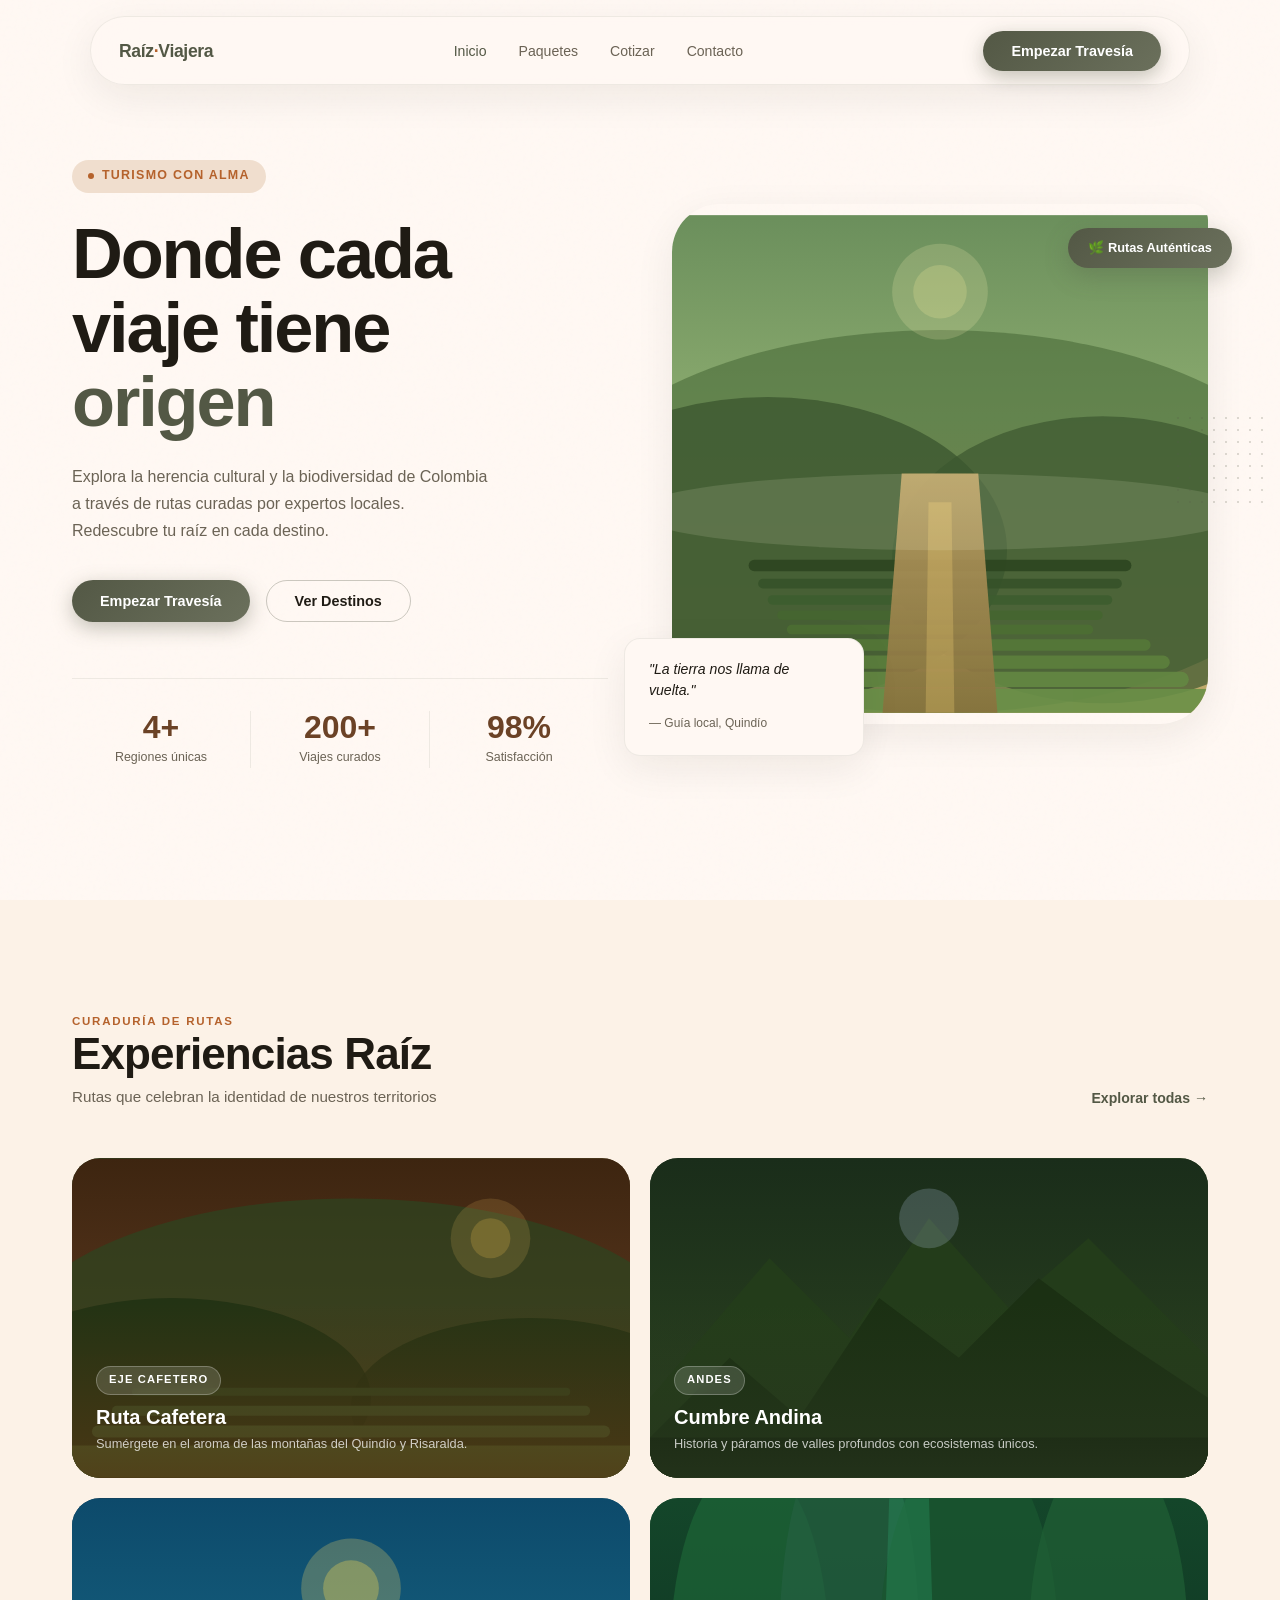
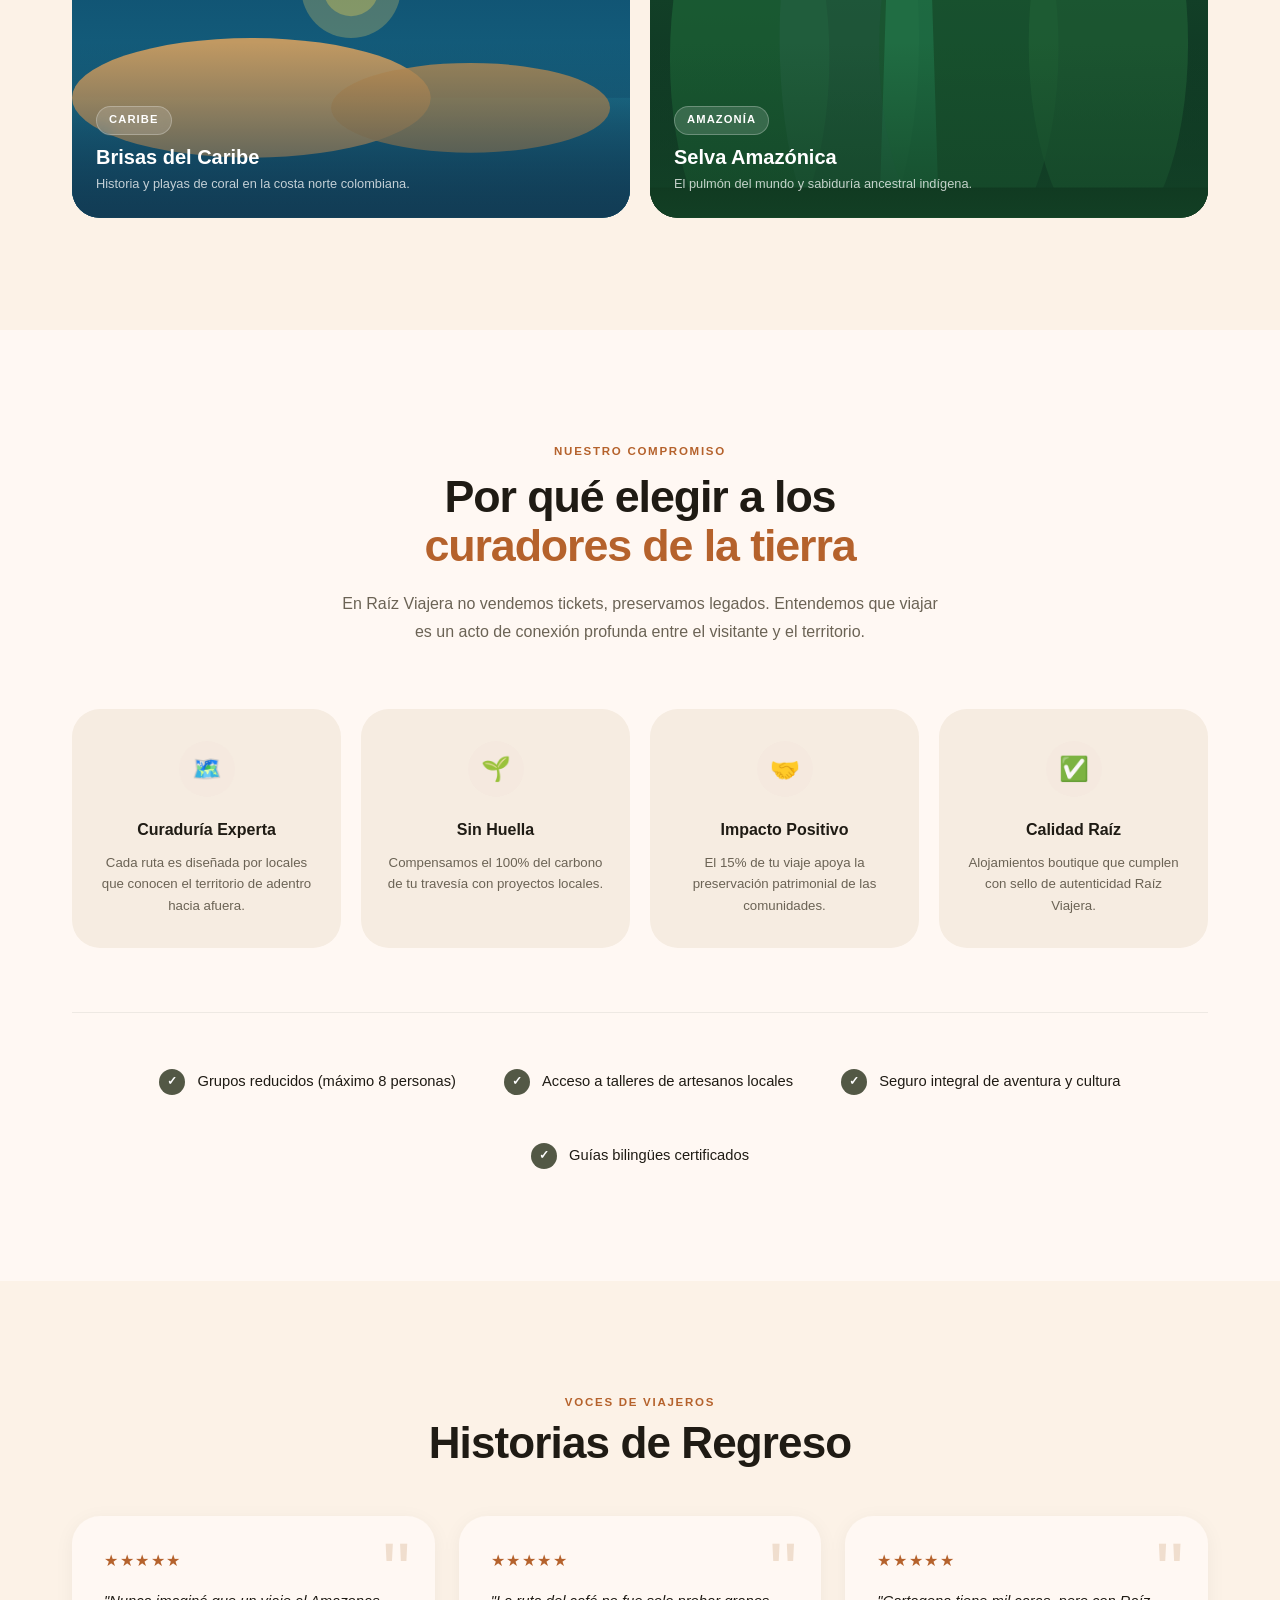
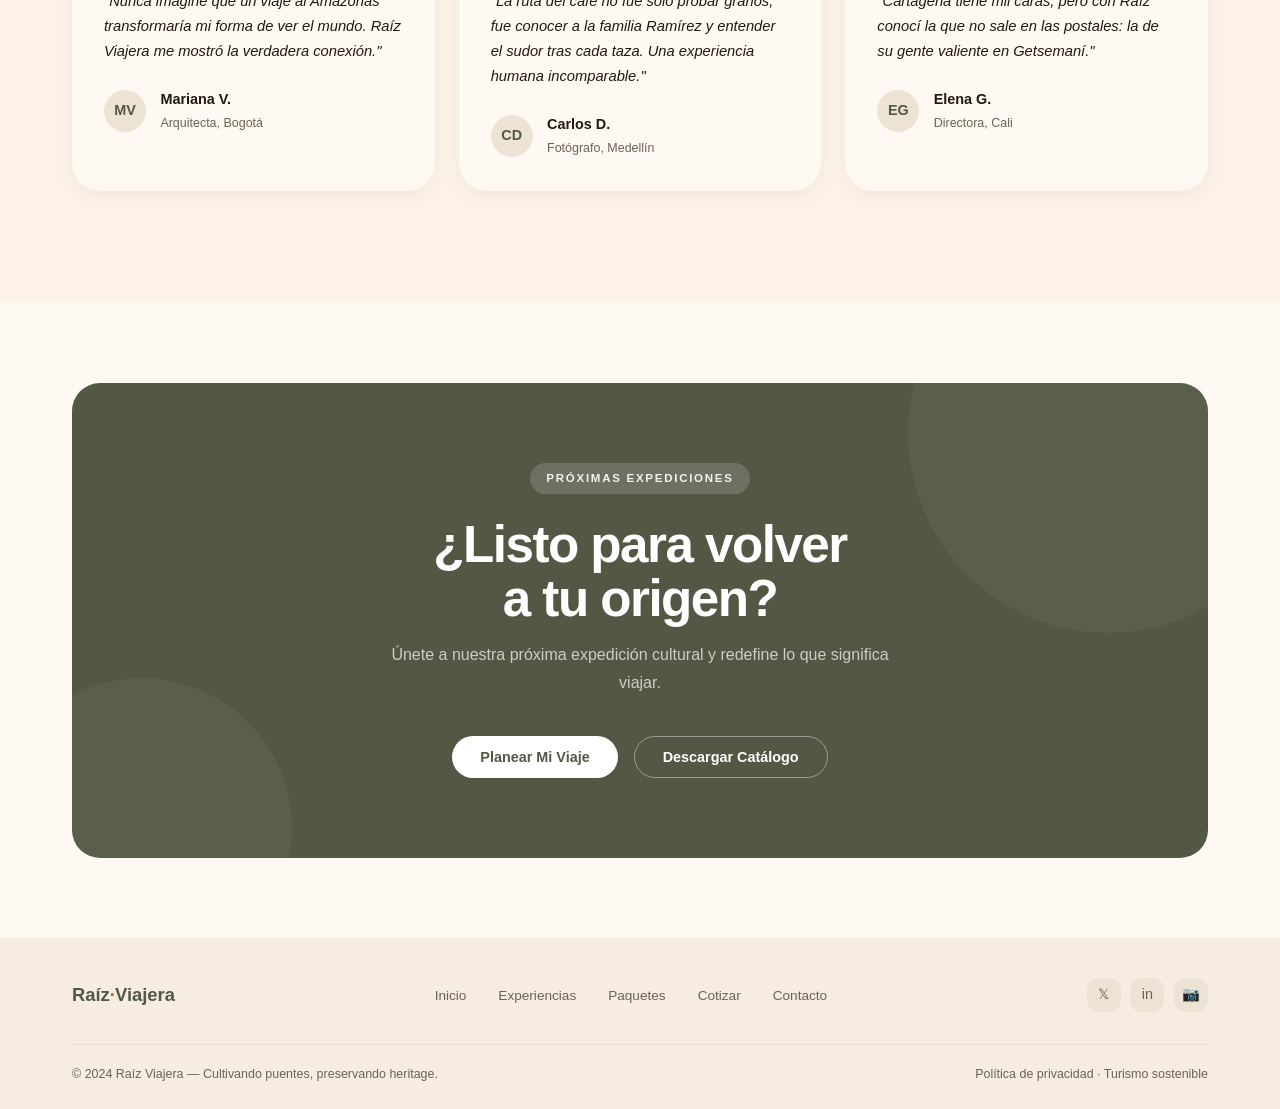
<file: index.html>
<!DOCTYPE html>
<html lang="es">
<head>
<meta charset="UTF-8"/>
<meta name="viewport" content="width=device-width,initial-scale=1.0"/>
<title>Raíz Viajera — Donde cada viaje tiene origen</title>
<link rel="preconnect" href="https://fonts.googleapis.com"/>
<link rel="preconnect" href="https://fonts.gstatic.com" crossorigin/>
<link href="style.css" rel="stylesheet"/>
</head>
<body>

<!-- NAVBAR -->
<nav class="navbar" id="navbar">
  <div class="navbar-brand" onclick="navigateTo('home')">Raíz<span>·</span>Viajera</div>
  <ul class="navbar-links">
    <li><a onclick="navigateTo('home')" id="nav-home" class="active">Inicio</a></li>
    <li><a onclick="navigateTo('packages')" id="nav-packages">Paquetes</a></li>
    <li><a onclick="navigateTo('quote')" id="nav-quote">Cotizar</a></li>
    <li><a onclick="navigateTo('contact')" id="nav-contact">Contacto</a></li>
  </ul>
  <div class="navbar-cta">
    <button class="btn btn-primary" onclick="navigateTo('quote')">Empezar Travesía</button>
  </div>
  <div class="burger" id="burger" onclick="toggleNav()">
    <span></span><span></span><span></span>
  </div>
</nav>

<!-- ============================================================
     HOME PAGE
============================================================ -->
<div class="page active" id="page-home">

  <section class="hero">
    <div class="container">
      <div class="hero-inner">
        <div class="hero-text">
          <div class="hero-badge animate-in delay-1">Turismo con Alma</div>
          <h1 class="hero-headline animate-in delay-2">Donde cada<br>viaje tiene <em>origen</em></h1>
          <p class="hero-sub animate-in delay-3">Explora la herencia cultural y la biodiversidad de Colombia a través de rutas curadas por expertos locales. Redescubre tu raíz en cada destino.</p>
          <div class="hero-actions animate-in delay-4">
            <button class="btn btn-primary" onclick="navigateTo('quote')">Empezar Travesía</button>
            <button class="btn btn-ghost" onclick="navigateTo('packages')">Ver Destinos</button>
          </div>
          <div class="hero-stats animate-in delay-5">
            <div class="stat-item"><div class="stat-num">4+</div><div class="stat-label">Regiones únicas</div></div>
            <div class="stat-item"><div class="stat-num">200+</div><div class="stat-label">Viajes curados</div></div>
            <div class="stat-item"><div class="stat-num">98%</div><div class="stat-label">Satisfacción</div></div>
          </div>
        </div>
        <div class="hero-visual animate-in delay-3">
          <div class="hero-img-wrap">
            <svg viewBox="0 0 560 520" xmlns="http://www.w3.org/2000/svg" style="width:100%;height:100%">
              <defs>
                <linearGradient id="sky" x1="0" y1="0" x2="0" y2="1"><stop offset="0%" stop-color="#6b8f5c"/><stop offset="40%" stop-color="#8aaa6e"/><stop offset="100%" stop-color="#c4a96b"/></linearGradient>
                <linearGradient id="path" x1="0" y1="0" x2="0" y2="1"><stop offset="0%" stop-color="#c9a96a"/><stop offset="100%" stop-color="#8a6f3c"/></linearGradient>
              </defs>
              <rect width="560" height="520" fill="url(#sky)"/>
              <ellipse cx="280" cy="320" rx="400" ry="200" fill="#4a6b3a" opacity=".6"/>
              <ellipse cx="100" cy="350" rx="250" ry="160" fill="#3d5830" opacity=".8"/>
              <ellipse cx="450" cy="360" rx="220" ry="150" fill="#3d5830" opacity=".7"/>
              <g opacity=".9">
                <rect x="80" y="360" width="400" height="12" rx="6" fill="#2d4520"/>
                <rect x="90" y="380" width="380" height="10" rx="5" fill="#365229"/>
                <rect x="100" y="397" width="360" height="10" rx="5" fill="#3d5d2f"/>
                <rect x="110" y="413" width="340" height="10" rx="5" fill="#456630"/>
                <rect x="120" y="428" width="320" height="10" rx="5" fill="#4d6f33"/>
                <rect x="60" y="443" width="440" height="12" rx="6" fill="#557838"/>
                <rect x="40" y="460" width="480" height="14" rx="7" fill="#5d803d"/>
                <rect x="20" y="477" width="520" height="16" rx="8" fill="#648843"/>
                <rect x="0" y="495" width="560" height="25" rx="0" fill="#6a9048"/>
              </g>
              <polygon points="240,270 320,270 340,520 220,520" fill="url(#path)" opacity=".85"/>
              <polygon points="268,300 292,300 295,520 265,520" fill="rgba(255,220,120,0.25)"/>
              <ellipse cx="280" cy="310" rx="320" ry="40" fill="rgba(255,248,220,0.12)"/>
              <circle cx="280" cy="80" r="50" fill="rgba(255,240,180,0.18)"/>
              <circle cx="280" cy="80" r="28" fill="rgba(255,240,160,0.2)"/>
            </svg>
          </div>
          <div class="hero-quote">
            <blockquote>"La tierra nos llama de vuelta."</blockquote>
            <cite>— Guía local, Quindío</cite>
          </div>
          <div class="hero-tag">🌿 Rutas Auténticas</div>
          <div class="dots-deco"></div>
        </div>
      </div>
    </div>
  </section>

  <section class="experiences" id="experiencias">
    <div class="container">
      <div class="section-header reveal">
        <div>
          <p class="section-label">Curaduría de Rutas</p>
          <h2 class="section-title">Experiencias Raíz</h2>
          <p class="section-sub">Rutas que celebran la identidad de nuestros territorios</p>
        </div>
        <span class="link-arrow" onclick="navigateTo('packages')">Explorar todas →</span>
      </div>
      <div class="exp-grid">
        <div class="exp-card exp-cafetera reveal" onclick="navigateTo('packages')">
          <svg viewBox="0 0 560 320" xmlns="http://www.w3.org/2000/svg" style="position:absolute;inset:0;width:100%;height:100%">
            <defs><linearGradient id="caf" x1="0" y1="0" x2="0" y2="1"><stop offset="0%" stop-color="#3d2510"/><stop offset="100%" stop-color="#6b4226"/></linearGradient></defs>
            <rect width="560" height="320" fill="url(#caf)"/>
            <ellipse cx="280" cy="200" rx="350" ry="160" fill="#2d4520" opacity=".7"/>
            <ellipse cx="100" cy="240" rx="200" ry="100" fill="#1e3012" opacity=".8"/>
            <ellipse cx="460" cy="250" rx="180" ry="90" fill="#1e3012" opacity=".7"/>
            <rect x="60" y="230" width="440" height="8" rx="4" fill="#2d4520"/>
            <rect x="40" y="248" width="480" height="10" rx="5" fill="#365229"/>
            <rect x="20" y="268" width="520" height="12" rx="6" fill="#3d5d2f"/>
            <rect x="0" y="288" width="560" height="32" rx="0" fill="#456630"/>
            <circle cx="420" cy="80" r="40" fill="rgba(255,200,100,0.15)"/>
            <circle cx="420" cy="80" r="20" fill="rgba(255,200,80,0.2)"/>
          </svg>
          <div class="exp-card-body">
            <span class="exp-tag">Eje Cafetero</span>
            <div class="exp-name">Ruta Cafetera</div>
            <div class="exp-desc">Sumérgete en el aroma de las montañas del Quindío y Risaralda.</div>
          </div>
        </div>
        <div class="exp-card exp-andina reveal" style="transition-delay:.1s" onclick="navigateTo('packages')">
          <svg viewBox="0 0 560 320" xmlns="http://www.w3.org/2000/svg" style="position:absolute;inset:0;width:100%;height:100%">
            <defs><linearGradient id="and" x1="0" y1="0" x2="0" y2="1"><stop offset="0%" stop-color="#1a2d1a"/><stop offset="100%" stop-color="#2d4520"/></linearGradient></defs>
            <rect width="560" height="320" fill="url(#and)"/>
            <polygon points="0,240 120,100 200,180 280,60 360,150 440,80 560,200 560,320 0,320" fill="#243d1a" opacity=".9"/>
            <polygon points="0,280 80,200 150,260 230,140 310,200 390,120 470,180 560,240 560,320 0,320" fill="#1a2e12" opacity=".8"/>
            <rect x="0" y="280" width="560" height="40" rx="0" fill="#0f1e0a"/>
            <circle cx="280" cy="60" r="30" fill="rgba(200,220,255,0.2)"/>
          </svg>
          <div class="exp-card-body">
            <span class="exp-tag">Andes</span>
            <div class="exp-name">Cumbre Andina</div>
            <div class="exp-desc">Historia y páramos de valles profundos con ecosistemas únicos.</div>
          </div>
        </div>
        <div class="exp-card exp-caribe reveal" style="transition-delay:.15s" onclick="navigateTo('packages')">
          <svg viewBox="0 0 560 320" xmlns="http://www.w3.org/2000/svg" style="position:absolute;inset:0;width:100%;height:100%">
            <defs>
              <linearGradient id="car" x1="0" y1="0" x2="0" y2="1"><stop offset="0%" stop-color="#0d4a6b"/><stop offset="100%" stop-color="#1a6e8a"/></linearGradient>
              <linearGradient id="sea" x1="0" y1="0" x2="0" y2="1"><stop offset="0%" stop-color="#1a6e8a"/><stop offset="100%" stop-color="#0a3d5c"/></linearGradient>
            </defs>
            <rect width="560" height="320" fill="url(#car)"/>
            <rect x="0" y="200" width="560" height="120" fill="url(#sea)"/>
            <ellipse cx="180" cy="200" rx="180" ry="60" fill="#d4a060" opacity=".9"/>
            <ellipse cx="400" cy="210" rx="140" ry="45" fill="#c49050" opacity=".8"/>
            <circle cx="280" cy="90" r="50" fill="rgba(255,220,100,0.25)"/>
            <circle cx="280" cy="90" r="28" fill="rgba(255,220,80,0.3)"/>
          </svg>
          <div class="exp-card-body">
            <span class="exp-tag">Caribe</span>
            <div class="exp-name">Brisas del Caribe</div>
            <div class="exp-desc">Historia y playas de coral en la costa norte colombiana.</div>
          </div>
        </div>
        <div class="exp-card exp-amazonica reveal" style="transition-delay:.2s" onclick="navigateTo('packages')">
          <svg viewBox="0 0 560 320" xmlns="http://www.w3.org/2000/svg" style="position:absolute;inset:0;width:100%;height:100%">
            <defs><linearGradient id="amz" x1="0" y1="0" x2="0" y2="1"><stop offset="0%" stop-color="#14462a"/><stop offset="100%" stop-color="#0d3020"/></linearGradient></defs>
            <rect width="560" height="320" fill="url(#amz)"/>
            <ellipse cx="100" cy="160" rx="80" ry="200" fill="#1e6b3a" opacity=".6"/>
            <ellipse cx="200" cy="140" rx="70" ry="220" fill="#246040" opacity=".7"/>
            <ellipse cx="320" cy="150" rx="90" ry="210" fill="#1a5530" opacity=".8"/>
            <ellipse cx="460" cy="145" rx="80" ry="200" fill="#206035" opacity=".7"/>
            <polygon points="240,0 280,0 290,320 230,320" fill="rgba(50,180,120,0.25)"/>
            <rect x="0" y="290" width="560" height="30" rx="0" fill="#0a2415"/>
          </svg>
          <div class="exp-card-body">
            <span class="exp-tag">Amazonía</span>
            <div class="exp-name">Selva Amazónica</div>
            <div class="exp-desc">El pulmón del mundo y sabiduría ancestral indígena.</div>
          </div>
        </div>
      </div>
    </div>
  </section>

  <section class="why" id="nosotros">
    <div class="container">
      <div class="why-header reveal">
        <p class="section-label">Nuestro Compromiso</p>
        <h2 class="why-title">Por qué elegir a los<br><em>curadores de la tierra</em></h2>
        <p class="why-text">En Raíz Viajera no vendemos tickets, preservamos legados. Entendemos que viajar es un acto de conexión profunda entre el visitante y el territorio.</p>
      </div>
      <div class="why-features reveal" style="transition-delay:.1s">
        <div class="why-card"><div class="why-icon">🗺️</div><div class="why-card-title">Curaduría Experta</div><div class="why-card-text">Cada ruta es diseñada por locales que conocen el territorio de adentro hacia afuera.</div></div>
        <div class="why-card"><div class="why-icon">🌱</div><div class="why-card-title">Sin Huella</div><div class="why-card-text">Compensamos el 100% del carbono de tu travesía con proyectos locales.</div></div>
        <div class="why-card"><div class="why-icon">🤝</div><div class="why-card-title">Impacto Positivo</div><div class="why-card-text">El 15% de tu viaje apoya la preservación patrimonial de las comunidades.</div></div>
        <div class="why-card"><div class="why-icon">✅</div><div class="why-card-title">Calidad Raíz</div><div class="why-card-text">Alojamientos boutique que cumplen con sello de autenticidad Raíz Viajera.</div></div>
      </div>
      <div class="why-divider reveal" style="transition-delay:.2s">
        <div class="why-check-item"><span class="check-icon">✓</span>Grupos reducidos (máximo 8 personas)</div>
        <div class="why-check-item"><span class="check-icon">✓</span>Acceso a talleres de artesanos locales</div>
        <div class="why-check-item"><span class="check-icon">✓</span>Seguro integral de aventura y cultura</div>
        <div class="why-check-item"><span class="check-icon">✓</span>Guías bilingües certificados</div>
      </div>
    </div>
  </section>

  <section class="testimonials" id="testimonios">
    <div class="container">
      <div class="section-header reveal">
        <p class="section-label">Voces de viajeros</p>
        <h2 class="section-title">Historias de Regreso</h2>
      </div>
      <div class="testi-grid">
        <div class="testi-card reveal"><div class="testi-stars">★★★★★</div><p class="testi-quote">"Nunca imaginé que un viaje al Amazonas transformaría mi forma de ver el mundo. Raíz Viajera me mostró la verdadera conexión."</p><div class="testi-author"><div class="testi-avatar">MV</div><div><div class="testi-name">Mariana V.</div><div class="testi-role">Arquitecta, Bogotá</div></div></div></div>
        <div class="testi-card reveal" style="transition-delay:.1s"><div class="testi-stars">★★★★★</div><p class="testi-quote">"La ruta del café no fue solo probar granos, fue conocer a la familia Ramírez y entender el sudor tras cada taza. Una experiencia humana incomparable."</p><div class="testi-author"><div class="testi-avatar">CD</div><div><div class="testi-name">Carlos D.</div><div class="testi-role">Fotógrafo, Medellín</div></div></div></div>
        <div class="testi-card reveal" style="transition-delay:.2s"><div class="testi-stars">★★★★★</div><p class="testi-quote">"Cartagena tiene mil caras, pero con Raíz conocí la que no sale en las postales: la de su gente valiente en Getsemaní."</p><div class="testi-author"><div class="testi-avatar">EG</div><div><div class="testi-name">Elena G.</div><div class="testi-role">Directora, Cali</div></div></div></div>
      </div>
    </div>
  </section>

  <section class="cta-section">
    <div class="container">
      <div class="cta-inner reveal">
        <div class="cta-label">Próximas expediciones</div>
        <h2 class="cta-title">¿Listo para volver<br>a tu origen?</h2>
        <p class="cta-sub">Únete a nuestra próxima expedición cultural y redefine lo que significa viajar.</p>
        <div class="cta-actions">
          <button class="btn btn-white" onclick="navigateTo('quote')">Planear Mi Viaje</button>
          <button class="btn btn-outline-white" onclick="navigateTo('packages')">Descargar Catálogo</button>
        </div>
      </div>
    </div>
  </section>

  <footer class="footer">
    <div class="container">
      <div class="footer-top">
        <div class="footer-logo" onclick="navigateTo('home')">Raíz<span>·</span>Viajera</div>
        <ul class="footer-nav">
          <li><a onclick="navigateTo('home')">Inicio</a></li>
          <li><a onclick="navigateTo('packages')">Experiencias</a></li>
          <li><a onclick="navigateTo('packages')">Paquetes</a></li>
          <li><a onclick="navigateTo('quote')">Cotizar</a></li>
          <li><a onclick="navigateTo('contact')">Contacto</a></li>
        </ul>
        <div class="footer-socials">
          <a href="#" class="social-btn">𝕏</a>
          <a href="#" class="social-btn">in</a>
          <a href="#" class="social-btn">📷</a>
        </div>
      </div>
      <div class="footer-bottom">
        <span>© 2024 Raíz Viajera — Cultivando puentes, preservando heritage.</span>
        <span>Política de privacidad · Turismo sostenible</span>
      </div>
    </div>
  </footer>
</div>

<!-- ============================================================
     PACKAGES PAGE
============================================================ -->
<div class="page" id="page-packages">

  <section class="page-hero">
    <div class="container">
      <div class="page-hero-inner">
        <div class="page-hero-text">
          <div class="hero-badge">Paquetes Curados</div>
          <h1 class="page-hero-headline">Curated<br><em>Heritage</em><br>Journeys</h1>
          <p class="page-hero-sub">Explora los territorios de Colombia a través de nuestros paquetes cuidadosamente seleccionados. Cada viaje preserva la cultura local y cultiva conexiones profundas con la tierra.</p>
          <div class="hero-actions">
            <button class="btn btn-primary" onclick="navigateTo('quote')">Reservar Mi Viaje</button>
            <button class="btn btn-ghost">Ver Mapa</button>
          </div>
        </div>
        <div class="page-hero-img">
          <svg viewBox="0 0 500 440" xmlns="http://www.w3.org/2000/svg" style="width:100%;height:100%">
            <defs>
              <linearGradient id="pkgsky" x1="0" y1="0" x2="0" y2="1"><stop offset="0%" stop-color="#87a96b"/><stop offset="100%" stop-color="#c8a96a"/></linearGradient>
            </defs>
            <rect width="500" height="440" fill="url(#pkgsky)"/>
            <ellipse cx="250" cy="300" rx="400" ry="180" fill="#3d5830" opacity=".8"/>
            <ellipse cx="80" cy="320" rx="200" ry="120" fill="#2d4520" opacity=".9"/>
            <ellipse cx="420" cy="330" rx="180" ry="110" fill="#2d4520" opacity=".8"/>
            <rect x="0" y="360" width="500" height="80" fill="#1e3012"/>
            <g opacity=".9">
              <rect x="80" y="320" width="340" height="8" rx="4" fill="#365229"/>
              <rect x="60" y="338" width="380" height="10" rx="5" fill="#3d5d2f"/>
              <rect x="40" y="358" width="420" height="12" rx="6" fill="#456630"/>
              <rect x="20" y="380" width="460" height="14" rx="7" fill="#4d6f33"/>
              <rect x="0" y="404" width="500" height="36" rx="0" fill="#557838"/>
            </g>
            <polygon points="220,220 280,220 296,440 204,440" fill="rgba(200,170,80,0.7)"/>
            <circle cx="250" cy="70" r="45" fill="rgba(255,240,180,0.2)"/>
          </svg>
        </div>
      </div>
    </div>
  </section>

  <section class="packages-section">
    <div class="container">
      <div class="filter-bar reveal">
        <span class="filter-label">Filtrar por Territorio</span>
        <button class="filter-btn active" onclick="filterPkgs(this,'all')">Todas las regiones</button>
        <button class="filter-btn" onclick="filterPkgs(this,'andino')">Andino</button>
        <button class="filter-btn" onclick="filterPkgs(this,'caribe')">Caribe</button>
        <button class="filter-btn" onclick="filterPkgs(this,'amazonico')">Amazónico</button>
        <button class="filter-btn" onclick="filterPkgs(this,'pacifico')">Pacífico</button>
      </div>

      <div class="packages-grid" id="pkgs-grid">
        <!-- Cafetero Heritage -->
        <div class="pkg-card reveal" data-region="andino">
          <div class="pkg-img" style="background:linear-gradient(135deg,#3d2510,#6b4226);">
            <svg viewBox="0 0 500 220" xmlns="http://www.w3.org/2000/svg" style="width:100%;height:100%;position:absolute;inset:0">
              <rect width="500" height="220" fill="#4a2d15"/>
              <ellipse cx="250" cy="160" rx="350" ry="130" fill="#2d4520" opacity=".8"/>
              <ellipse cx="80" cy="180" rx="180" ry="90" fill="#1e3012" opacity=".9"/>
              <ellipse cx="420" cy="185" rx="160" ry="80" fill="#1e3012" opacity=".8"/>
              <g opacity=".85"><rect x="60" y="160" width="380" height="7" rx="3" fill="#2d4520"/><rect x="40" y="175" width="420" height="9" rx="4" fill="#365229"/><rect x="20" y="192" width="460" height="10" rx="5" fill="#3d5d2f"/><rect x="0" y="210" width="500" height="10" rx="0" fill="#456630"/></g>
              <circle cx="380" cy="60" r="35" fill="rgba(255,200,80,0.2)"/>
            </svg>
            <span class="pkg-region-badge">Eje Cafetero</span>
            <span class="pkg-price-badge">$850</span>
          </div>
          <div class="pkg-body">
            <div class="pkg-name">Cafetero Heritage</div>
            <div class="pkg-desc">Sumérgete en el corazón de la cultura cafetera de Colombia. Desde la semilla hasta la taza, vive las tradiciones artesanales de las tierras del Quindío.</div>
            <div class="pkg-meta">
              <div class="pkg-meta-item"><span>📅</span> 5 Días</div>
              <div class="pkg-meta-item"><span>👥</span> Hasta 6 personas</div>
            </div>
            <button class="pkg-cta" onclick="navigateTo('quote')">Explorar Paquete</button>
          </div>
        </div>

        <!-- Caribe Colonial -->
        <div class="pkg-card reveal" style="transition-delay:.1s" data-region="caribe">
          <div class="pkg-img" style="background:linear-gradient(135deg,#0d3d5c,#1a6e8a);">
            <svg viewBox="0 0 500 220" xmlns="http://www.w3.org/2000/svg" style="width:100%;height:100%;position:absolute;inset:0">
              <defs><linearGradient id="carsea" x1="0" y1="0" x2="0" y2="1"><stop offset="0%" stop-color="#0d4a6b"/><stop offset="100%" stop-color="#1a6e8a"/></linearGradient></defs>
              <rect width="500" height="220" fill="url(#carsea)"/>
              <ellipse cx="180" cy="155" rx="160" ry="50" fill="#c49050" opacity=".9"/>
              <ellipse cx="370" cy="165" rx="130" ry="40" fill="#b08040" opacity=".8"/>
              <rect x="0" y="170" width="500" height="50" fill="#0a2d40"/>
              <circle cx="250" cy="65" r="40" fill="rgba(255,220,100,0.25)"/>
              <circle cx="250" cy="65" r="22" fill="rgba(255,220,80,0.3)"/>
            </svg>
            <span class="pkg-region-badge">Caribe</span>
            <span class="pkg-price-badge">$1,200</span>
          </div>
          <div class="pkg-body">
            <div class="pkg-name">Caribe Colonial</div>
            <div class="pkg-desc">Descubre la historia bañada por el sol de Cartagena y las playas prístinas de Tayrona. Un viaje por el legado afrocaribeño.</div>
            <div class="pkg-meta">
              <div class="pkg-meta-item"><span>📅</span> 7 Días</div>
              <div class="pkg-meta-item"><span>🏖️</span> Coastal Experience</div>
            </div>
            <button class="pkg-cta" onclick="navigateTo('quote')">Explorar Paquete</button>
          </div>
        </div>

        <!-- Andino Summit -->
        <div class="pkg-card reveal" style="transition-delay:.15s" data-region="andino">
          <div class="pkg-img" style="background:linear-gradient(135deg,#1a2d1a,#3d5830);">
            <svg viewBox="0 0 500 220" xmlns="http://www.w3.org/2000/svg" style="width:100%;height:100%;position:absolute;inset:0">
              <rect width="500" height="220" fill="#1a2d1a"/>
              <polygon points="0,180 90,60 170,130 250,20 330,110 410,50 500,140 500,220 0,220" fill="#243d1a" opacity=".9"/>
              <polygon points="0,200 70,140 130,185 210,80 290,150 370,75 450,130 500,170 500,220 0,220" fill="#1a2e12" opacity=".8"/>
              <circle cx="250" cy="22" r="18" fill="rgba(220,235,255,0.3)"/>
            </svg>
            <span class="pkg-region-badge">Andes</span>
            <span class="pkg-price-badge">$980</span>
          </div>
          <div class="pkg-body">
            <div class="pkg-name">Andino Summit</div>
            <div class="pkg-desc">Asciende a los místicos ecosistemas de páramo. Experimenta la cultura indígena de alta montaña y cumbres de impresionante belleza.</div>
            <div class="pkg-meta">
              <div class="pkg-meta-item"><span>📅</span> 6 Días</div>
              <div class="pkg-meta-item"><span>🏔️</span> Nivel: Medio</div>
            </div>
            <button class="pkg-cta" onclick="navigateTo('quote')">Explorar Paquete</button>
          </div>
        </div>

        <!-- Amazónico Deep -->
        <div class="pkg-card reveal" style="transition-delay:.2s" data-region="amazonico">
          <div class="pkg-img" style="background:linear-gradient(135deg,#14462a,#0d3020);">
            <svg viewBox="0 0 500 220" xmlns="http://www.w3.org/2000/svg" style="width:100%;height:100%;position:absolute;inset:0">
              <rect width="500" height="220" fill="#14462a"/>
              <ellipse cx="80" cy="110" rx="70" ry="180" fill="#1e6b3a" opacity=".6"/>
              <ellipse cx="180" cy="100" rx="60" ry="190" fill="#246040" opacity=".7"/>
              <ellipse cx="300" cy="105" rx="80" ry="185" fill="#1a5530" opacity=".8"/>
              <ellipse cx="430" cy="100" rx="70" ry="180" fill="#206035" opacity=".7"/>
              <polygon points="230,0 260,0 266,220 224,220" fill="rgba(50,180,120,0.2)"/>
            </svg>
            <span class="pkg-region-badge">Amazonas</span>
            <span class="pkg-price-badge">$1,450</span>
          </div>
          <div class="pkg-body">
            <div class="pkg-name">Amazónico Deep</div>
            <div class="pkg-desc">Adéntrate en el pulmón del mundo. Aprende secretos botánicos ancestrales y conecta con las comunidades Tikuna del Gran Río.</div>
            <div class="pkg-meta">
              <div class="pkg-meta-item"><span>📅</span> 8 Días</div>
              <div class="pkg-meta-item"><span>🌿</span> Inmersión Indígena</div>
            </div>
            <button class="pkg-cta" onclick="navigateTo('quote')">Explorar Paquete</button>
          </div>
        </div>

        <!-- Pacífico Bío -->
        <div class="pkg-card reveal" style="transition-delay:.25s" data-region="pacifico">
          <div class="pkg-img" style="background:linear-gradient(135deg,#1a3040,#2a5060);">
            <svg viewBox="0 0 500 220" xmlns="http://www.w3.org/2000/svg" style="width:100%;height:100%;position:absolute;inset:0">
              <defs><linearGradient id="pac" x1="0" y1="0" x2="0" y2="1"><stop offset="0%" stop-color="#1a3040"/><stop offset="100%" stop-color="#2a5060"/></linearGradient></defs>
              <rect width="500" height="220" fill="url(#pac)"/>
              <ellipse cx="250" cy="190" rx="350" ry="90" fill="#1a5048" opacity=".8"/>
              <ellipse cx="100" cy="170" rx="150" ry="70" fill="#14403a" opacity=".9"/>
              <rect x="0" y="180" width="500" height="40" fill="#0d2e28"/>
              <circle cx="380" cy="55" r="28" fill="rgba(180,230,255,0.2)"/>
            </svg>
            <span class="pkg-region-badge">Pacífico</span>
            <span class="pkg-price-badge">$1,100</span>
          </div>
          <div class="pkg-body">
            <div class="pkg-name">Pacífico Biodiverso</div>
            <div class="pkg-desc">Una de las regiones más biodiversas del planeta. Avistamiento de ballenas jorobadas, ríos negros y comunidades afropacíficas.</div>
            <div class="pkg-meta">
              <div class="pkg-meta-item"><span>📅</span> 7 Días</div>
              <div class="pkg-meta-item"><span>🐋</span> Avistamiento</div>
            </div>
            <button class="pkg-cta" onclick="navigateTo('quote')">Explorar Paquete</button>
          </div>
        </div>

        <!-- Llanos Orientales -->
        <div class="pkg-card reveal" style="transition-delay:.3s" data-region="andino">
          <div class="pkg-img" style="background:linear-gradient(135deg,#3d3010,#6b5a20);">
            <svg viewBox="0 0 500 220" xmlns="http://www.w3.org/2000/svg" style="width:100%;height:100%;position:absolute;inset:0">
              <defs><linearGradient id="lla" x1="0" y1="0" x2="0" y2="1"><stop offset="0%" stop-color="#8a9a4a"/><stop offset="100%" stop-color="#c4b060"/></linearGradient></defs>
              <rect width="500" height="220" fill="url(#lla)"/>
              <ellipse cx="250" cy="200" rx="400" ry="60" fill="#6b8030" opacity=".5"/>
              <rect x="0" y="160" width="500" height="60" fill="#3d5a10" opacity=".9"/>
              <rect x="0" y="185" width="500" height="35" fill="#2d4510"/>
              <circle cx="250" cy="60" r="40" fill="rgba(255,240,160,0.2)"/>
              <circle cx="250" cy="60" r="20" fill="rgba(255,240,140,0.25)"/>
            </svg>
            <span class="pkg-region-badge">Llanos</span>
            <span class="pkg-price-badge">$790</span>
          </div>
          <div class="pkg-body">
            <div class="pkg-name">Llanos Salvajes</div>
            <div class="pkg-desc">Los Llanos Orientales en su máxima expresión. Llaneros, capibaras, caimanes y horizontes infinitos bajo un cielo sin límites.</div>
            <div class="pkg-meta">
              <div class="pkg-meta-item"><span>📅</span> 4 Días</div>
              <div class="pkg-meta-item"><span>🐊</span> Fauna Silvestre</div>
            </div>
            <button class="pkg-cta" onclick="navigateTo('quote')">Explorar Paquete</button>
          </div>
        </div>
      </div>

      <!-- No find CTA -->
      <div class="no-find-cta reveal">
        <h2>¿No encontraste lo que buscas?</h2>
        <p>Nos especializamos en itinerarios a medida. Diseñamos un viaje único adaptado a tus intereses culturales y estilo de viaje.</p>
        <button class="btn btn-white" onclick="navigateTo('contact')">Solicitar Cotización Personalizada</button>
      </div>
    </div>
  </section>

  <footer class="footer">
    <div class="container">
      <div class="footer-top">
        <div class="footer-logo" onclick="navigateTo('home')">Raíz<span>·</span>Viajera</div>
        <ul class="footer-nav">
          <li><a onclick="navigateTo('home')">Inicio</a></li>
          <li><a onclick="navigateTo('packages')">Paquetes</a></li>
          <li><a onclick="navigateTo('quote')">Cotizar</a></li>
          <li><a onclick="navigateTo('contact')">Contacto</a></li>
        </ul>
        <div class="footer-socials">
          <a href="#" class="social-btn">𝕏</a>
          <a href="#" class="social-btn">in</a>
          <a href="#" class="social-btn">📷</a>
        </div>
      </div>
      <div class="footer-bottom">
        <span>© 2024 Raíz Viajera — Cultivando puentes, preservando heritage.</span>
        <span>Turismo sostenible · FAQ</span>
      </div>
    </div>
  </footer>
</div>

<!-- ============================================================
     QUOTE PAGE
============================================================ -->
<div class="page" id="page-quote">

  <section class="page-hero">
    <div class="container">
      <div class="page-hero-inner">
        <div class="page-hero-text">
          <div class="hero-badge">Cotización Transparente</div>
          <h1 class="page-hero-headline">El costo de la<br><em>Autenticidad,</em><br>calculado.</h1>
          <p class="page-hero-sub">Creemos que la transparencia es el primer paso hacia el turismo sostenible. Nuestra calculadora te ayuda a planear tu inmersión en el patrimonio oculto de Colombia. Sin tarifas escondidas.</p>
          <div style="display:flex;flex-direction:column;gap:1rem;margin-top:1rem;">
            <div style="display:flex;align-items:flex-start;gap:.75rem;">
              <div style="width:36px;height:36px;background:var(--secondary-container);border-radius:var(--radius-md);display:flex;align-items:center;justify-content:center;flex-shrink:0;font-size:1rem;">💰</div>
              <div><div style="font-family:var(--font-display);font-size:.9rem;font-weight:600;color:var(--on-surface);margin-bottom:.2rem;">Impacto Directo</div><div style="font-size:.82rem;color:var(--on-surface-muted);line-height:1.5;">Tu cotización refleja directamente los salarios justos pagados a guías locales e indígenas.</div></div>
            </div>
            <div style="display:flex;align-items:flex-start;gap:.75rem;">
              <div style="width:36px;height:36px;background:var(--secondary-container);border-radius:var(--radius-md);display:flex;align-items:center;justify-content:center;flex-shrink:0;font-size:1rem;">🌿</div>
              <div><div style="font-family:var(--font-display);font-size:.9rem;font-weight:600;color:var(--on-surface);margin-bottom:.2rem;">Logística Sostenible</div><div style="font-size:.82rem;color:var(--on-surface-muted);line-height:1.5;">Calculamos las rutas más eficientes para minimizar la huella de carbono maximizando la experiencia.</div></div>
            </div>
          </div>
        </div>
        <div class="page-hero-img">
          <svg viewBox="0 0 500 440" xmlns="http://www.w3.org/2000/svg" style="width:100%;height:100%">
            <rect width="500" height="440" fill="#14462a"/>
            <ellipse cx="80" cy="220" rx="75" ry="240" fill="#1e6b3a" opacity=".6"/>
            <ellipse cx="170" cy="200" rx="65" ry="250" fill="#246040" opacity=".7"/>
            <ellipse cx="300" cy="210" rx="90" ry="240" fill="#1a5530" opacity=".8"/>
            <ellipse cx="440" cy="205" rx="80" ry="240" fill="#206035" opacity=".7"/>
            <polygon points="230,0 260,0 268,440 222,440" fill="rgba(50,180,120,0.25)"/>
            <rect x="0" y="390" width="500" height="50" fill="#0a2415"/>
            <circle cx="250" cy="80" r="55" fill="rgba(180,240,200,0.1)"/>
            <div style="position:absolute;bottom:1.5rem;left:1.5rem;background:white;border-radius:12px;padding:.75rem 1.25rem;">
              <div style="font-size:1.5rem;font-weight:800;color:#6b4226;">100%</div>
              <div style="font-size:.7rem;color:#6b6355;">LOCAL PARTNERSHIPS</div>
            </div>
          </svg>
        </div>
      </div>
    </div>
  </section>

  <section class="quote-section">
    <div class="container">
      <div class="quote-grid">
        <div class="quote-form-wrap reveal">
          <div class="quote-step-label">
            <div class="quote-step-num">1</div>
            <div class="quote-step-title">Define tu Travesía</div>
          </div>
          <div class="form-group">
            <label class="form-label">Territorio</label>
            <select class="form-select" id="q-territory" onchange="calcQuote()">
              <option value="300000">Eje Cafetero ($300k/día)</option>
              <option value="350000">Caribe ($350k/día)</option>
              <option value="380000">Andes ($380k/día)</option>
              <option value="420000">Amazonía ($420k/día)</option>
              <option value="400000">Pacífico ($400k/día)</option>
              <option value="270000">Llanos ($270k/día)</option>
            </select>
          </div>
          <div class="form-row">
            <div class="form-group" style="margin-bottom:0">
              <label class="form-label">Duración (días)</label>
              <input class="form-input" type="number" id="q-days" value="3" min="1" max="30" oninput="calcQuote()"/>
            </div>
            <div class="form-group" style="margin-bottom:0">
              <label class="form-label">Viajeros</label>
              <div class="counter-input">
                <button class="counter-btn" onclick="adjCount(-1)">−</button>
                <span class="counter-val" id="q-count-display">2</span>
                <button class="counter-btn" onclick="adjCount(1)">+</button>
                <input type="hidden" id="q-travelers" value="2"/>
              </div>
            </div>
          </div>
          <div class="form-group" style="margin-top:1.25rem">
            <label class="form-label">Nivel de Experiencia</label>
            <div class="level-toggle">
              <button class="level-btn active" id="lvl-essential" onclick="setLevel('essential')">Esencial</button>
              <button class="level-btn" id="lvl-immersive" onclick="setLevel('immersive')">Inmersivo</button>
            </div>
          </div>
          <button class="btn btn-primary calc-btn" onclick="calcQuote()">Calcular Mi Travesía ✦</button>
        </div>

        <!-- Quote result panel -->
        <div class="quote-result reveal" style="transition-delay:.15s">
          <div class="quote-result-label">Cotización Estimada</div>
          <div class="quote-line">
            <span class="quote-line-label">Base diaria</span>
            <span class="quote-line-value" id="r-daily">$300,000</span>
          </div>
          <div class="quote-line">
            <span class="quote-line-label">Descuento grupal</span>
            <span class="quote-line-value discount" id="r-discount">0%</span>
          </div>
          <div class="quote-line">
            <span class="quote-line-label">Nivel experiencia</span>
            <span class="quote-line-value" id="r-level">Esencial</span>
          </div>
          <div class="quote-line">
            <span class="quote-line-label">Fee patrimonio</span>
            <span class="quote-line-value" id="r-heritage">$45,000</span>
          </div>
          <div class="quote-total">
            <div class="quote-total-label">Inversión Total Estimada</div>
            <div class="quote-total-value" id="r-total">$2,025,000</div>
            <div class="quote-total-unit">COP · Por persona</div>
          </div>
          <div class="quote-disclaimer">*Estimaciones excluyen tiquetes aéreos. Cotización final sujeta a disponibilidad estacional.</div>
          <button class="btn btn-primary speak-btn" onclick="navigateTo('contact')">Hablar con un Curador →</button>
        </div>
      </div>
    </div>
  </section>

  <section class="why-transparent">
    <div class="container">
      <div class="why-t-grid">
        <div class="why-t-text reveal">
          <h2>Cómo resolvemos el problema del "Tourist Trap".</h2>
          <p>Muchas agencias ofrecen precios fijos que no reflejan la realidad de la logística territorial. Usamos un modelo de precios orgánico que se adapta al tamaño de tu grupo y las necesidades específicas de cada ecosistema.</p>
          <p>Esto garantiza que tu dinero llegue exactamente donde debe: a las personas que preservan la tierra.</p>
          <div class="trust-badges">
            <div class="trust-badge"><span>✓</span> Sin Comisiones Ocultas</div>
            <div class="trust-badge"><span>✓</span> Anfitriones Verificados</div>
            <div class="trust-badge"><span>✓</span> Precios Justos</div>
          </div>
        </div>
        <div class="why-t-cta reveal" style="transition-delay:.15s">
          <div style="font-size:1.5rem;margin-bottom:.5rem;">📋</div>
          <h3>¿Listo para explorar?</h3>
          <p>Conecta con nuestros curadores para un itinerario personalizado basado en tu cálculo.</p>
          <button class="btn btn-white" onclick="navigateTo('contact')">Hablar con un Curador</button>
        </div>
      </div>
    </div>
  </section>

  <footer class="footer">
    <div class="container">
      <div class="footer-top">
        <div class="footer-logo" onclick="navigateTo('home')">Raíz<span>·</span>Viajera</div>
        <ul class="footer-nav">
          <li><a onclick="navigateTo('home')">Inicio</a></li>
          <li><a onclick="navigateTo('packages')">Paquetes</a></li>
          <li><a onclick="navigateTo('quote')">Cotizar</a></li>
          <li><a onclick="navigateTo('contact')">Contacto</a></li>
        </ul>
        <div class="footer-socials">
          <a href="#" class="social-btn">𝕏</a>
          <a href="#" class="social-btn">in</a>
          <a href="#" class="social-btn">📷</a>
        </div>
      </div>
      <div class="footer-bottom">
        <span>© 2024 Raíz Viajera — Cultivando puentes, preservando heritage.</span>
        <span>Turismo sostenible · FAQ</span>
      </div>
    </div>
  </footer>
</div>

<!-- ============================================================
     CONTACT PAGE
============================================================ -->
<div class="page" id="page-contact">

  <section class="page-hero">
    <div class="container">
      <div class="page-hero-inner">
        <div class="page-hero-text">
          <div class="hero-badge">Conecta con Nosotros</div>
          <h1 class="page-hero-headline">Comencemos<br>tu próxima<br><em>historia.</em></h1>
          <p class="page-hero-sub">Ya sea que busques sabiduría ancestral, paisajes ocultos o una inmersión cultural personalizada, nuestros curadores están aquí para guiar tus raíces hacia nuevos horizontes.</p>
          <div style="display:flex;gap:1rem;margin-top:1.5rem;flex-wrap:wrap;">
            <div style="display:flex;align-items:center;gap:.75rem;background:var(--surface-container);padding:.85rem 1.25rem;border-radius:var(--radius-lg);">
              <span style="font-size:1.1rem;">📧</span>
              <div>
                <div style="font-size:.65rem;font-weight:700;letter-spacing:.12em;text-transform:uppercase;color:var(--on-surface-muted);">Email</div>
                <div style="font-size:.9rem;color:var(--secondary);font-weight:600;">hola@raizviajera.travel</div>
              </div>
            </div>
            <div style="display:flex;align-items:center;gap:.75rem;background:var(--surface-container);padding:.85rem 1.25rem;border-radius:var(--radius-lg);">
              <span style="font-size:1.1rem;">📞</span>
              <div>
                <div style="font-size:.65rem;font-weight:700;letter-spacing:.12em;text-transform:uppercase;color:var(--on-surface-muted);">Llamar</div>
                <div style="font-size:.9rem;color:var(--secondary);font-weight:600;">+57 (1) 800-RAIZ</div>
              </div>
            </div>
          </div>
        </div>
        <div class="page-hero-img">
          <svg viewBox="0 0 500 440" xmlns="http://www.w3.org/2000/svg" style="width:100%;height:100%">
            <defs><linearGradient id="ctc" x1="0" y1="0" x2="0" y2="1"><stop offset="0%" stop-color="#c4956b"/><stop offset="100%" stop-color="#8c6040"/></linearGradient></defs>
            <rect width="500" height="440" fill="url(#ctc)"/>
            <ellipse cx="250" cy="300" rx="350" ry="160" fill="#6b4226" opacity=".4"/>
            <rect x="80" y="240" width="340" height="200" rx="20" fill="rgba(107,66,38,0.3)"/>
            <rect x="140" y="200" width="220" height="240" rx="16" fill="rgba(107,66,38,0.25)"/>
            <rect x="200" y="170" width="100" height="270" rx="12" fill="rgba(107,66,38,0.2)"/>
            <ellipse cx="250" cy="80" rx="50" ry="50" fill="rgba(255,240,200,0.15)"/>
          </svg>
        </div>
      </div>
    </div>
  </section>

  <section class="contact-section">
    <div class="container">
      <div class="contact-grid">
        <div class="contact-form-wrap reveal">
          <h2>Envía un Mensaje</h2>
          <div class="form-row">
            <div class="form-group" style="margin-bottom:0">
              <label class="form-label">Tu nombre</label>
              <input class="form-input" type="text" placeholder="Juan Pérez"/>
            </div>
            <div class="form-group" style="margin-bottom:0">
              <label class="form-label">Correo electrónico</label>
              <input class="form-input" type="email" placeholder="juan@example.com"/>
            </div>
          </div>
          <div class="form-group" style="margin-top:1.25rem">
            <label class="form-label">Experiencia de interés</label>
            <select class="form-select">
              <option>Ruta Cafetera — Quindío</option>
              <option>Caribe Colonial — Cartagena</option>
              <option>Cumbre Andina</option>
              <option>Selva Amazónica — Tikuna</option>
              <option>Pacífico Biodiverso</option>
              <option>Llanos Salvajes</option>
              <option>Itinerario personalizado</option>
            </select>
          </div>
          <div class="form-group">
            <label class="form-label">¿En qué podemos ayudarte?</label>
            <textarea class="form-textarea" placeholder="Cuéntanos sobre tus sueños de viaje..."></textarea>
          </div>
          <button class="btn btn-primary" style="width:100%" onclick="submitContact()">Enviar Consulta →</button>
          <div id="contact-success" style="display:none;margin-top:1rem;background:var(--surface-container);border-radius:var(--radius-md);padding:1rem;text-align:center;color:var(--primary);font-weight:600;">¡Mensaje enviado! Te contactaremos en menos de 24 horas. 🌿</div>
        </div>

        <div class="contact-sidebar">
          <div class="contact-info-card reveal" style="transition-delay:.1s">
            <div class="contact-info-title"><span>📍</span> Sede Central</div>
            <div class="contact-info-item">
              <div class="contact-info-value">Calle de la Memoria 42</div>
              <div class="contact-info-value">Bogotá, Colombia</div>
            </div>
            <a href="#" class="contact-info-link" style="font-size:.85rem;display:flex;align-items:center;gap:.4rem;">Ver en Mapa →</a>
          </div>

          <div class="community-card reveal" style="transition-delay:.15s">
            <h3>Únete a la comunidad</h3>
            <p>Sigue nuestro camino mientras documentamos y preservamos el patrimonio vivo de nuestros destinos.</p>
            <div class="social-icons">
              <div class="social-icon-btn">𝕏</div>
              <div class="social-icon-btn">🌐</div>
              <div class="social-icon-btn">📷</div>
            </div>
            <div class="support-hours">
              <div class="support-hours-label">Horario de atención</div>
              <div class="support-hours-value">Lun – Vie: 9am – 6pm (COT)</div>
            </div>
          </div>
        </div>
      </div>
    </div>
  </section>

  <div class="faq-strip">
    <div class="container">
      <div class="faq-strip-inner reveal">
        <div class="faq-strip-text">
          <div class="faq-strip-icon">❓</div>
          <span class="faq-strip-label">¿Buscas respuestas rápidas sobre turismo sostenible?</span>
        </div>
        <button class="btn btn-primary">Visitar nuestro FAQ</button>
      </div>
    </div>
  </div>

  <footer class="footer">
    <div class="container">
      <div class="footer-top">
        <div class="footer-logo" onclick="navigateTo('home')">Raíz<span>·</span>Viajera</div>
        <ul class="footer-nav">
          <li><a onclick="navigateTo('home')">Inicio</a></li>
          <li><a onclick="navigateTo('packages')">Paquetes</a></li>
          <li><a onclick="navigateTo('quote')">Cotizar</a></li>
          <li><a onclick="navigateTo('contact')">Contacto</a></li>
        </ul>
        <div class="footer-socials">
          <a href="#" class="social-btn">𝕏</a>
          <a href="#" class="social-btn">in</a>
          <a href="#" class="social-btn">📷</a>
        </div>
      </div>
      <div class="footer-bottom">
        <span>© 2024 Raíz Viajera — Cultivando puentes, preservando heritage.</span>
        <span>Política de privacidad · Turismo sostenible</span>
      </div>
    </div>
  </footer>
</div>

<!-- ============================================================
     JAVASCRIPT
============================================================ -->
<script>
// ── Navigation ─────────────────────────────────────────────
const pages = ['home','packages','quote','contact'];
const navMap = {home:'home',packages:'packages',quote:'quote',contact:'contact'};

function navigateTo(page) {
  pages.forEach(p => {
    const el = document.getElementById('page-' + p);
    if (el) el.classList.remove('active');
  });
  const target = document.getElementById('page-' + page);
  if (target) {
    target.classList.add('active');
    window.scrollTo({top:0, behavior:'smooth'});
    initReveals();
    updateNav(page);
    // Close mobile menu
    document.getElementById('navbar').classList.remove('open');
  }
}

function updateNav(activePage) {
  document.querySelectorAll('.navbar-links a').forEach(a => a.classList.remove('active'));
  const map = {home:'nav-home',packages:'nav-packages',quote:'nav-quote',contact:'nav-contact'};
  if (map[activePage]) {
    const el = document.getElementById(map[activePage]);
    if (el) el.classList.add('active');
  }
}

// ── Navbar scroll ────────────────────────────────────────
const navbar = document.getElementById('navbar');
window.addEventListener('scroll', () => {
  navbar.style.boxShadow = window.scrollY > 60
    ? '0 16px 48px rgba(31,27,20,.12)'
    : '0 12px 40px rgba(31,27,20,.07)';
});

function toggleNav() { navbar.classList.toggle('open'); }

// ── Scroll reveal ────────────────────────────────────────
function initReveals() {
  setTimeout(() => {
    const reveals = document.querySelectorAll('.page.active .reveal:not(.visible)');
    const observer = new IntersectionObserver((entries) => {
      entries.forEach((entry, i) => {
        if (entry.isIntersecting) {
          const siblings = [...entry.target.parentElement.querySelectorAll('.reveal:not(.visible)')];
          const idx = siblings.indexOf(entry.target);
          setTimeout(() => {
            entry.target.classList.add('visible');
          }, idx * 80);
          observer.unobserve(entry.target);
        }
      });
    }, {threshold: 0.1});
    reveals.forEach(el => observer.observe(el));
  }, 50);
}
initReveals();

// ── Package filter ────────────────────────────────────────
function filterPkgs(btn, region) {
  document.querySelectorAll('.filter-btn').forEach(b => b.classList.remove('active'));
  btn.classList.add('active');
  document.querySelectorAll('.pkg-card').forEach(card => {
    if (region === 'all' || card.dataset.region === region) {
      card.style.display = '';
    } else {
      card.style.display = 'none';
    }
  });
}

// ── Quote calculator ──────────────────────────────────────
let currentLevel = 'essential';

function setLevel(level) {
  currentLevel = level;
  document.getElementById('lvl-essential').classList.toggle('active', level === 'essential');
  document.getElementById('lvl-immersive').classList.toggle('active', level === 'immersive');
  calcQuote();
}

function adjCount(delta) {
  const inp = document.getElementById('q-travelers');
  let val = parseInt(inp.value) + delta;
  val = Math.max(1, Math.min(20, val));
  inp.value = val;
  document.getElementById('q-count-display').textContent = val;
  calcQuote();
}

function calcQuote() {
  const dailyBase = parseInt(document.getElementById('q-territory').value);
  const days = Math.max(1, parseInt(document.getElementById('q-days').value) || 1);
  const travelers = parseInt(document.getElementById('q-travelers').value);
  const levelMult = currentLevel === 'immersive' ? 1.35 : 1.0;
  const heritageBase = 45000;

  // Group discount
  let discountPct = 0;
  if (travelers >= 5) discountPct = 15;
  else if (travelers >= 3) discountPct = 10;

  const rawDaily = dailyBase * levelMult;
  const discountedDaily = rawDaily * (1 - discountPct / 100);
  const total = (discountedDaily * days) + heritageBase;

  const fmt = n => '$' + Math.round(n).toLocaleString('es-CO');

  document.getElementById('r-daily').textContent = fmt(rawDaily);
  document.getElementById('r-discount').textContent = discountPct > 0 ? '−' + discountPct + '%' : 'Sin descuento';
  document.getElementById('r-level').textContent = currentLevel === 'immersive' ? 'Inmersivo (+35%)' : 'Esencial';
  document.getElementById('r-heritage').textContent = fmt(heritageBase);
  document.getElementById('r-total').textContent = fmt(total);
}

// Init quote
calcQuote();

// ── Contact form ──────────────────────────────────────────
function submitContact() {
  const success = document.getElementById('contact-success');
  success.style.display = 'block';
  setTimeout(() => { success.style.display = 'none'; }, 5000);
}
</script>
</body>
</html>
</file>
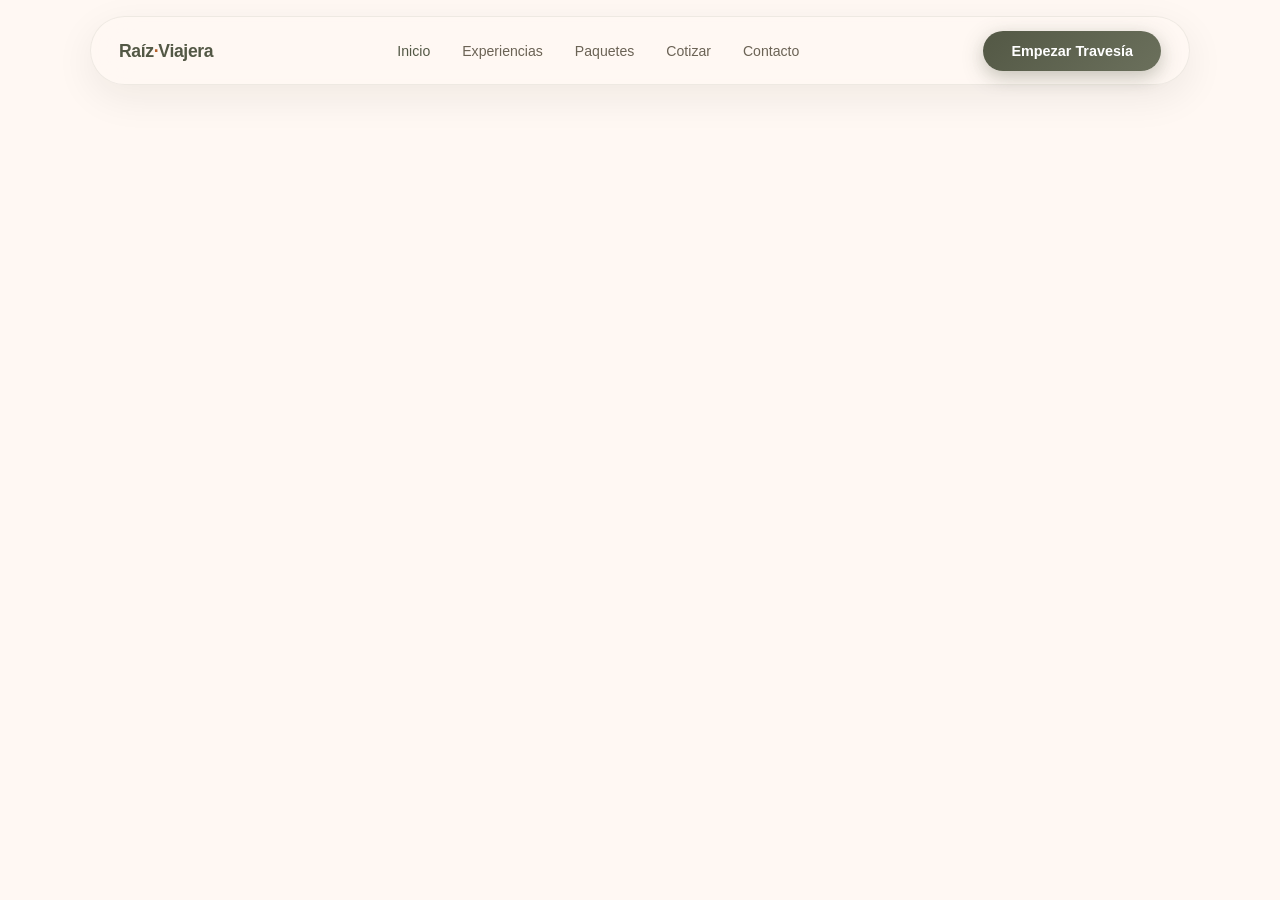
<file: contacto.html>
<!DOCTYPE html>
<html lang="es">
<head>
<meta charset="UTF-8"/>
<meta name="viewport" content="width=device-width,initial-scale=1.0"/>
<title>Raíz Viajera — Donde cada viaje tiene origen</title>
<link rel="preconnect" href="https://fonts.googleapis.com"/>
<link rel="preconnect" href="https://fonts.gstatic.com" crossorigin/>
<link href="style.css" rel="stylesheet"/>
</head>
<body>

<!-- NAVBAR -->
<nav class="navbar" id="navbar">
  <div class="navbar-brand" onclick="navigateTo('home')">Raíz<span>·</span>Viajera</div>
  <ul class="navbar-links">
    <li><a onclick="navigateTo('home')" id="nav-home" class="active">Inicio</a></li>
    <li><a onclick="navigateTo('experiences')">Experiencias</a></li>
    <li><a onclick="navigateTo('packages')" id="nav-packages">Paquetes</a></li>
    <li><a onclick="navigateTo('quote')" id="nav-quote">Cotizar</a></li>
    <li><a onclick="navigateTo('contact')" id="nav-contact">Contacto</a></li>
  </ul>
  <div class="navbar-cta">
    <button class="btn btn-primary" onclick="navigateTo('quote')">Empezar Travesía</button>
  </div>
  <div class="burger" id="burger" onclick="toggleNav()">
    <span></span><span></span><span></span>
  </div>
</nav>
<div class="page" id="page-contact">

  <section class="page-hero">
    <div class="container">
      <div class="page-hero-inner">
        <div class="page-hero-text">
          <div class="hero-badge">Conecta con Nosotros</div>
          <h1 class="page-hero-headline">Comencemos<br>tu próxima<br><em>historia.</em></h1>
          <p class="page-hero-sub">Ya sea que busques sabiduría ancestral, paisajes ocultos o una inmersión cultural personalizada, nuestros curadores están aquí para guiar tus raíces hacia nuevos horizontes.</p>
          <div style="display:flex;gap:1rem;margin-top:1.5rem;flex-wrap:wrap;">
            <div style="display:flex;align-items:center;gap:.75rem;background:var(--surface-container);padding:.85rem 1.25rem;border-radius:var(--radius-lg);">
              <span style="font-size:1.1rem;">📧</span>
              <div>
                <div style="font-size:.65rem;font-weight:700;letter-spacing:.12em;text-transform:uppercase;color:var(--on-surface-muted);">Email</div>
                <div style="font-size:.9rem;color:var(--secondary);font-weight:600;">hola@raizviajera.travel</div>
              </div>
            </div>
            <div style="display:flex;align-items:center;gap:.75rem;background:var(--surface-container);padding:.85rem 1.25rem;border-radius:var(--radius-lg);">
              <span style="font-size:1.1rem;">📞</span>
              <div>
                <div style="font-size:.65rem;font-weight:700;letter-spacing:.12em;text-transform:uppercase;color:var(--on-surface-muted);">Llamar</div>
                <div style="font-size:.9rem;color:var(--secondary);font-weight:600;">+57 (1) 800-RAIZ</div>
              </div>
            </div>
          </div>
        </div>
        <div class="page-hero-img">
          <svg viewBox="0 0 500 440" xmlns="http://www.w3.org/2000/svg" style="width:100%;height:100%">
            <defs><linearGradient id="ctc" x1="0" y1="0" x2="0" y2="1"><stop offset="0%" stop-color="#c4956b"/><stop offset="100%" stop-color="#8c6040"/></linearGradient></defs>
            <rect width="500" height="440" fill="url(#ctc)"/>
            <ellipse cx="250" cy="300" rx="350" ry="160" fill="#6b4226" opacity=".4"/>
            <rect x="80" y="240" width="340" height="200" rx="20" fill="rgba(107,66,38,0.3)"/>
            <rect x="140" y="200" width="220" height="240" rx="16" fill="rgba(107,66,38,0.25)"/>
            <rect x="200" y="170" width="100" height="270" rx="12" fill="rgba(107,66,38,0.2)"/>
            <ellipse cx="250" cy="80" rx="50" ry="50" fill="rgba(255,240,200,0.15)"/>
          </svg>
        </div>
      </div>
    </div>
  </section>

  <section class="contact-section">
    <div class="container">
      <div class="contact-grid">
        <div class="contact-form-wrap reveal">
          <h2>Envía un Mensaje</h2>
          <div class="form-row">
            <div class="form-group" style="margin-bottom:0">
              <label class="form-label">Tu nombre</label>
              <input class="form-input" type="text" placeholder="Juan Pérez"/>
            </div>
            <div class="form-group" style="margin-bottom:0">
              <label class="form-label">Correo electrónico</label>
              <input class="form-input" type="email" placeholder="juan@example.com"/>
            </div>
          </div>
          <div class="form-group" style="margin-top:1.25rem">
            <label class="form-label">Experiencia de interés</label>
            <select class="form-select">
              <option>Ruta Cafetera — Quindío</option>
              <option>Caribe Colonial — Cartagena</option>
              <option>Cumbre Andina</option>
              <option>Selva Amazónica — Tikuna</option>
              <option>Pacífico Biodiverso</option>
              <option>Llanos Salvajes</option>
              <option>Itinerario personalizado</option>
            </select>
          </div>
          <div class="form-group">
            <label class="form-label">¿En qué podemos ayudarte?</label>
            <textarea class="form-textarea" placeholder="Cuéntanos sobre tus sueños de viaje..."></textarea>
          </div>
          <button class="btn btn-primary" style="width:100%" onclick="submitContact()">Enviar Consulta →</button>
          <div id="contact-success" style="display:none;margin-top:1rem;background:var(--surface-container);border-radius:var(--radius-md);padding:1rem;text-align:center;color:var(--primary);font-weight:600;">¡Mensaje enviado! Te contactaremos en menos de 24 horas. 🌿</div>
        </div>

        <div class="contact-sidebar">
          <div class="contact-info-card reveal" style="transition-delay:.1s">
            <div class="contact-info-title"><span>📍</span> Sede Central</div>
            <div class="contact-info-item">
              <div class="contact-info-value">Calle de la Memoria 42</div>
              <div class="contact-info-value">Bogotá, Colombia</div>
            </div>
            <a href="#" class="contact-info-link" style="font-size:.85rem;display:flex;align-items:center;gap:.4rem;">Ver en Mapa →</a>
          </div>

          <div class="community-card reveal" style="transition-delay:.15s">
            <h3>Únete a la comunidad</h3>
            <p>Sigue nuestro camino mientras documentamos y preservamos el patrimonio vivo de nuestros destinos.</p>
            <div class="social-icons">
              <div class="social-icon-btn">𝕏</div>
              <div class="social-icon-btn">🌐</div>
              <div class="social-icon-btn">📷</div>
            </div>
            <div class="support-hours">
              <div class="support-hours-label">Horario de atención</div>
              <div class="support-hours-value">Lun – Vie: 9am – 6pm (COT)</div>
            </div>
          </div>
        </div>
      </div>
    </div>
  </section>

  <div class="faq-strip">
    <div class="container">
      <div class="faq-strip-inner reveal">
        <div class="faq-strip-text">
          <div class="faq-strip-icon">❓</div>
          <span class="faq-strip-label">¿Buscas respuestas rápidas sobre turismo sostenible?</span>
        </div>
        <button class="btn btn-primary">Visitar nuestro FAQ</button>
      </div>
    </div>
  </div>

  <footer class="footer">
    <div class="container">
      <div class="footer-top">
        <div class="footer-logo" onclick="navigateTo('home')">Raíz<span>·</span>Viajera</div>
        <ul class="footer-nav">
          <li><a onclick="navigateTo('home')">Inicio</a></li>
          <li><a onclick="navigateTo('packages')">Paquetes</a></li>
          <li><a onclick="navigateTo('quote')">Cotizar</a></li>
          <li><a onclick="navigateTo('contact')">Contacto</a></li>
        </ul>
        <div class="footer-socials">
          <a href="#" class="social-btn">𝕏</a>
          <a href="#" class="social-btn">in</a>
          <a href="#" class="social-btn">📷</a>
        </div>
      </div>
      <div class="footer-bottom">
        <span>© 2024 Raíz Viajera — Cultivando puentes, preservando heritage.</span>
        <span>Política de privacidad · Turismo sostenible</span>
      </div>
    </div>
  </footer>
</div>
</file>
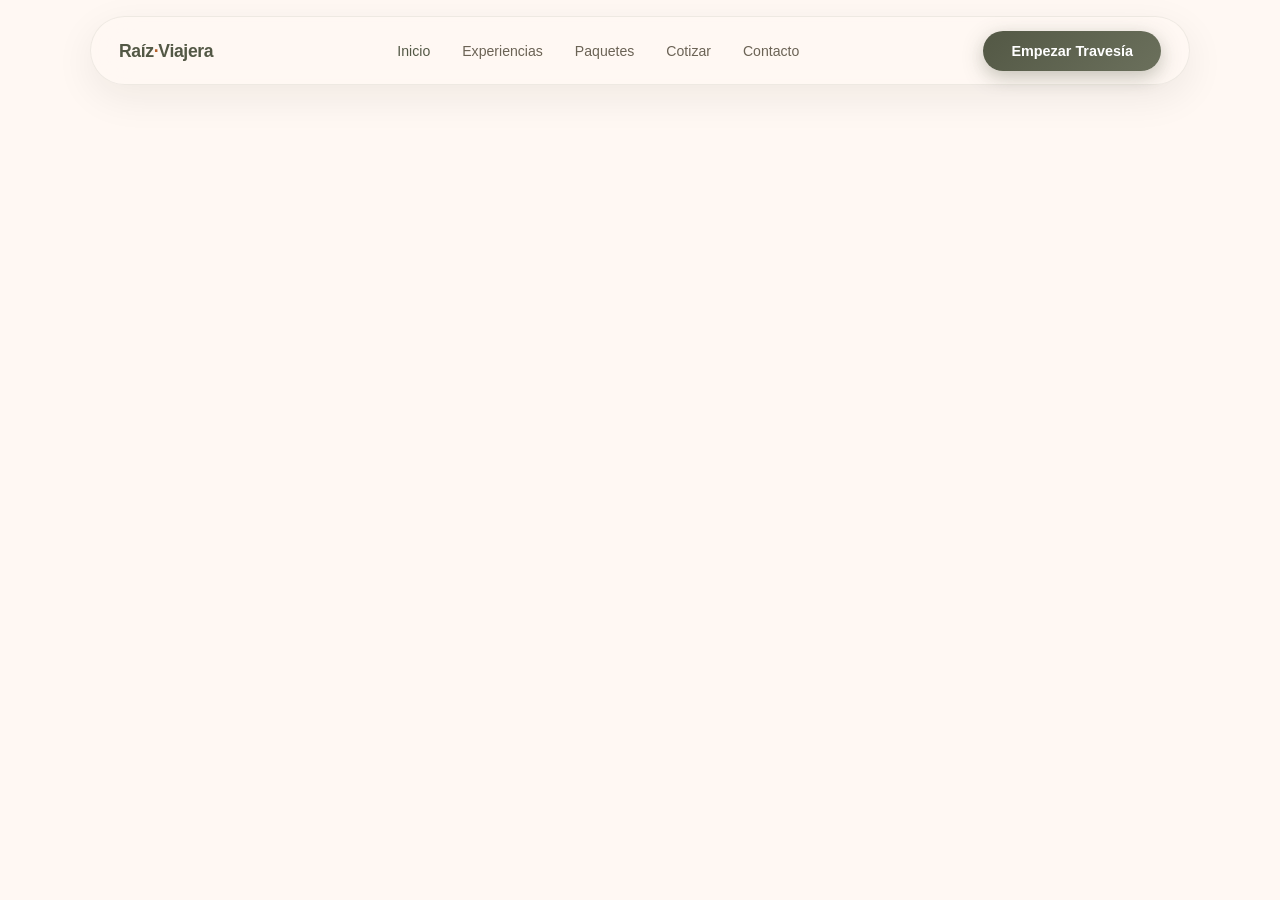
<file: cotizacion.html>
<!DOCTYPE html>
<html lang="es">
<head>
<meta charset="UTF-8"/>
<meta name="viewport" content="width=device-width,initial-scale=1.0"/>
<title>Raíz Viajera — Donde cada viaje tiene origen</title>
<link rel="preconnect" href="https://fonts.googleapis.com"/>
<link rel="preconnect" href="https://fonts.gstatic.com" crossorigin/>
<link href="style.css" rel="stylesheet"/>
</head>
<body>

<!-- NAVBAR -->
<nav class="navbar" id="navbar">
  <div class="navbar-brand" onclick="navigateTo('home')">Raíz<span>·</span>Viajera</div>
  <ul class="navbar-links">
    <li><a onclick="navigateTo('home')" id="nav-home" class="active">Inicio</a></li>
    <li><a onclick="navigateTo('experiences')">Experiencias</a></li>
    <li><a onclick="navigateTo('packages')" id="nav-packages">Paquetes</a></li>
    <li><a onclick="navigateTo('quote')" id="nav-quote">Cotizar</a></li>
    <li><a onclick="navigateTo('contact')" id="nav-contact">Contacto</a></li>
  </ul>
  <div class="navbar-cta">
    <button class="btn btn-primary" onclick="navigateTo('quote')">Empezar Travesía</button>
  </div>
  <div class="burger" id="burger" onclick="toggleNav()">
    <span></span><span></span><span></span>
  </div>
</nav>
<div class="page" id="page-quote">

  <section class="page-hero">
    <div class="container">
      <div class="page-hero-inner">
        <div class="page-hero-text">
          <div class="hero-badge">Cotización Transparente</div>
          <h1 class="page-hero-headline">El costo de la<br><em>Autenticidad,</em><br>calculado.</h1>
          <p class="page-hero-sub">Creemos que la transparencia es el primer paso hacia el turismo sostenible. Nuestra calculadora te ayuda a planear tu inmersión en el patrimonio oculto de Colombia. Sin tarifas escondidas.</p>
          <div style="display:flex;flex-direction:column;gap:1rem;margin-top:1rem;">
            <div style="display:flex;align-items:flex-start;gap:.75rem;">
              <div style="width:36px;height:36px;background:var(--secondary-container);border-radius:var(--radius-md);display:flex;align-items:center;justify-content:center;flex-shrink:0;font-size:1rem;">💰</div>
              <div><div style="font-family:var(--font-display);font-size:.9rem;font-weight:600;color:var(--on-surface);margin-bottom:.2rem;">Impacto Directo</div><div style="font-size:.82rem;color:var(--on-surface-muted);line-height:1.5;">Tu cotización refleja directamente los salarios justos pagados a guías locales e indígenas.</div></div>
            </div>
            <div style="display:flex;align-items:flex-start;gap:.75rem;">
              <div style="width:36px;height:36px;background:var(--secondary-container);border-radius:var(--radius-md);display:flex;align-items:center;justify-content:center;flex-shrink:0;font-size:1rem;">🌿</div>
              <div><div style="font-family:var(--font-display);font-size:.9rem;font-weight:600;color:var(--on-surface);margin-bottom:.2rem;">Logística Sostenible</div><div style="font-size:.82rem;color:var(--on-surface-muted);line-height:1.5;">Calculamos las rutas más eficientes para minimizar la huella de carbono maximizando la experiencia.</div></div>
            </div>
          </div>
        </div>
        <div class="page-hero-img">
          <svg viewBox="0 0 500 440" xmlns="http://www.w3.org/2000/svg" style="width:100%;height:100%">
            <rect width="500" height="440" fill="#14462a"/>
            <ellipse cx="80" cy="220" rx="75" ry="240" fill="#1e6b3a" opacity=".6"/>
            <ellipse cx="170" cy="200" rx="65" ry="250" fill="#246040" opacity=".7"/>
            <ellipse cx="300" cy="210" rx="90" ry="240" fill="#1a5530" opacity=".8"/>
            <ellipse cx="440" cy="205" rx="80" ry="240" fill="#206035" opacity=".7"/>
            <polygon points="230,0 260,0 268,440 222,440" fill="rgba(50,180,120,0.25)"/>
            <rect x="0" y="390" width="500" height="50" fill="#0a2415"/>
            <circle cx="250" cy="80" r="55" fill="rgba(180,240,200,0.1)"/>
            <div style="position:absolute;bottom:1.5rem;left:1.5rem;background:white;border-radius:12px;padding:.75rem 1.25rem;">
              <div style="font-size:1.5rem;font-weight:800;color:#6b4226;">100%</div>
              <div style="font-size:.7rem;color:#6b6355;">LOCAL PARTNERSHIPS</div>
            </div>
          </svg>
        </div>
      </div>
    </div>
  </section>

  <section class="quote-section">
    <div class="container">
      <div class="quote-grid">
        <div class="quote-form-wrap reveal">
          <div class="quote-step-label">
            <div class="quote-step-num">1</div>
            <div class="quote-step-title">Define tu Travesía</div>
          </div>
          <div class="form-group">
            <label class="form-label">Territorio</label>
            <select class="form-select" id="q-territory" onchange="calcQuote()">
              <option value="300000">Eje Cafetero ($300k/día)</option>
              <option value="350000">Caribe ($350k/día)</option>
              <option value="380000">Andes ($380k/día)</option>
              <option value="420000">Amazonía ($420k/día)</option>
              <option value="400000">Pacífico ($400k/día)</option>
              <option value="270000">Llanos ($270k/día)</option>
            </select>
          </div>
          <div class="form-row">
            <div class="form-group" style="margin-bottom:0">
              <label class="form-label">Duración (días)</label>
              <input class="form-input" type="number" id="q-days" value="3" min="1" max="30" oninput="calcQuote()"/>
            </div>
            <div class="form-group" style="margin-bottom:0">
              <label class="form-label">Viajeros</label>
              <div class="counter-input">
                <button class="counter-btn" onclick="adjCount(-1)">−</button>
                <span class="counter-val" id="q-count-display">2</span>
                <button class="counter-btn" onclick="adjCount(1)">+</button>
                <input type="hidden" id="q-travelers" value="2"/>
              </div>
            </div>
          </div>
          <div class="form-group" style="margin-top:1.25rem">
            <label class="form-label">Nivel de Experiencia</label>
            <div class="level-toggle">
              <button class="level-btn active" id="lvl-essential" onclick="setLevel('essential')">Esencial</button>
              <button class="level-btn" id="lvl-immersive" onclick="setLevel('immersive')">Inmersivo</button>
            </div>
          </div>
          <button class="btn btn-primary calc-btn" onclick="calcQuote()">Calcular Mi Travesía ✦</button>
        </div>

        <!-- Quote result panel -->
        <div class="quote-result reveal" style="transition-delay:.15s">
          <div class="quote-result-label">Cotización Estimada</div>
          <div class="quote-line">
            <span class="quote-line-label">Base diaria</span>
            <span class="quote-line-value" id="r-daily">$300,000</span>
          </div>
          <div class="quote-line">
            <span class="quote-line-label">Descuento grupal</span>
            <span class="quote-line-value discount" id="r-discount">0%</span>
          </div>
          <div class="quote-line">
            <span class="quote-line-label">Nivel experiencia</span>
            <span class="quote-line-value" id="r-level">Esencial</span>
          </div>
          <div class="quote-line">
            <span class="quote-line-label">Fee patrimonio</span>
            <span class="quote-line-value" id="r-heritage">$45,000</span>
          </div>
          <div class="quote-total">
            <div class="quote-total-label">Inversión Total Estimada</div>
            <div class="quote-total-value" id="r-total">$2,025,000</div>
            <div class="quote-total-unit">COP · Por persona</div>
          </div>
          <div class="quote-disclaimer">*Estimaciones excluyen tiquetes aéreos. Cotización final sujeta a disponibilidad estacional.</div>
          <button class="btn btn-primary speak-btn" onclick="navigateTo('contact')">Hablar con un Curador →</button>
        </div>
      </div>
    </div>
  </section>

  <section class="why-transparent">
    <div class="container">
      <div class="why-t-grid">
        <div class="why-t-text reveal">
          <h2>Cómo resolvemos el problema del "Tourist Trap".</h2>
          <p>Muchas agencias ofrecen precios fijos que no reflejan la realidad de la logística territorial. Usamos un modelo de precios orgánico que se adapta al tamaño de tu grupo y las necesidades específicas de cada ecosistema.</p>
          <p>Esto garantiza que tu dinero llegue exactamente donde debe: a las personas que preservan la tierra.</p>
          <div class="trust-badges">
            <div class="trust-badge"><span>✓</span> Sin Comisiones Ocultas</div>
            <div class="trust-badge"><span>✓</span> Anfitriones Verificados</div>
            <div class="trust-badge"><span>✓</span> Precios Justos</div>
          </div>
        </div>
        <div class="why-t-cta reveal" style="transition-delay:.15s">
          <div style="font-size:1.5rem;margin-bottom:.5rem;">📋</div>
          <h3>¿Listo para explorar?</h3>
          <p>Conecta con nuestros curadores para un itinerario personalizado basado en tu cálculo.</p>
          <button class="btn btn-white" onclick="navigateTo('contact')">Hablar con un Curador</button>
        </div>
      </div>
    </div>
  </section>

  <footer class="footer">
    <div class="container">
      <div class="footer-top">
        <div class="footer-logo" onclick="navigateTo('home')">Raíz<span>·</span>Viajera</div>
        <ul class="footer-nav">
          <li><a onclick="navigateTo('home')">Inicio</a></li>
          <li><a onclick="navigateTo('packages')">Paquetes</a></li>
          <li><a onclick="navigateTo('quote')">Cotizar</a></li>
          <li><a onclick="navigateTo('contact')">Contacto</a></li>
        </ul>
        <div class="footer-socials">
          <a href="#" class="social-btn">𝕏</a>
          <a href="#" class="social-btn">in</a>
          <a href="#" class="social-btn">📷</a>
        </div>
      </div>
      <div class="footer-bottom">
        <span>© 2024 Raíz Viajera — Cultivando puentes, preservando heritage.</span>
        <span>Turismo sostenible · FAQ</span>
      </div>
    </div>
  </footer>
</div>
</file>
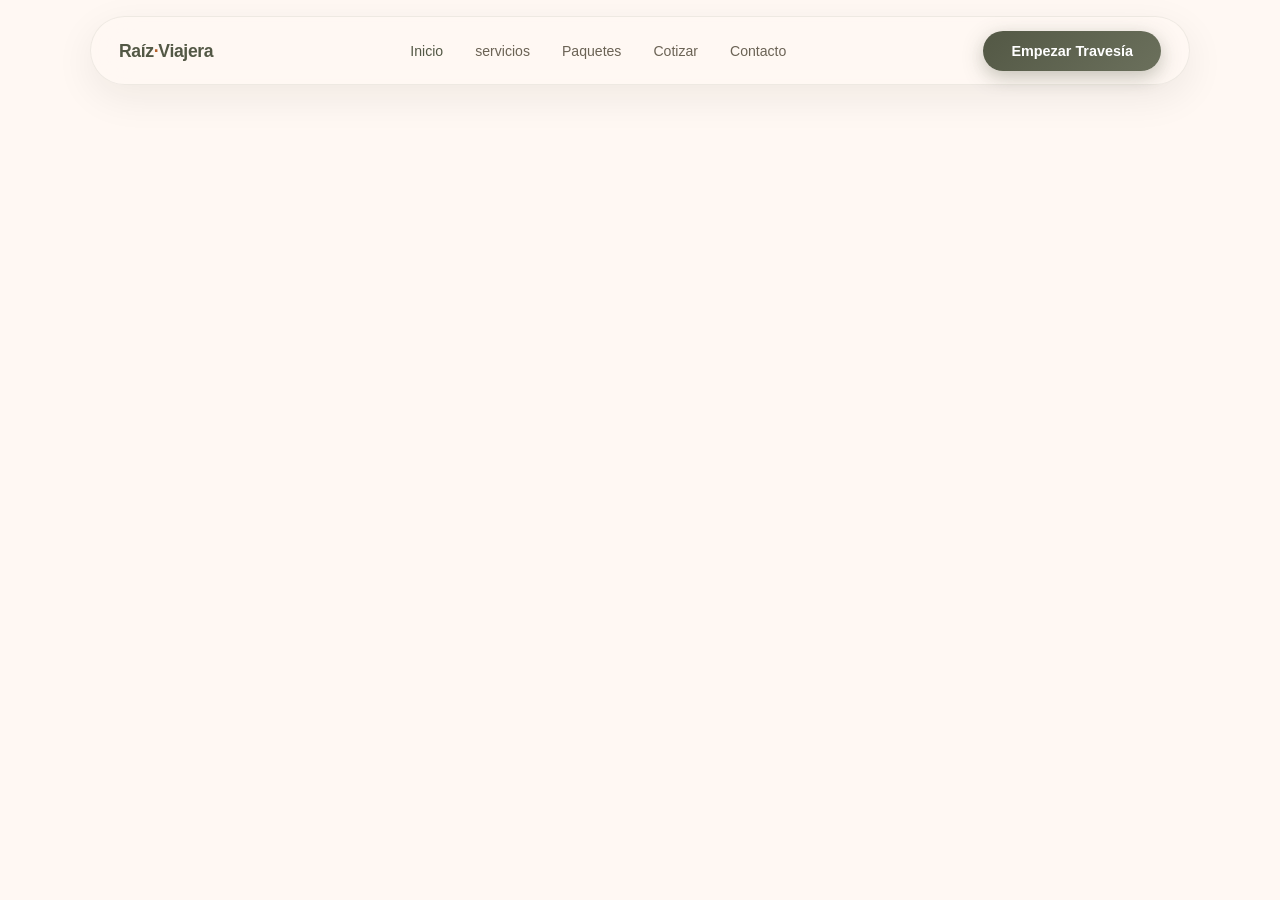
<file: servicios.html>
<!DOCTYPE html>
<html lang="es">
<head>
<meta charset="UTF-8"/>
<meta name="viewport" content="width=device-width,initial-scale=1.0"/>
<title>Raíz Viajera — Donde cada viaje tiene origen</title>
<link rel="preconnect" href="https://fonts.googleapis.com"/>
<link rel="preconnect" href="https://fonts.gstatic.com" crossorigin/>
<link href="style.css" rel="stylesheet"/>
</head>
<body>

<!-- NAVBAR -->
<nav class="navbar" id="navbar">
  <div class="navbar-brand" onclick="navigateTo('home')">Raíz<span>·</span>Viajera</div>
  <ul class="navbar-links">
    <li><a onclick="navigateTo('home')" id="nav-home" class="active">Inicio</a></li>
    <li><a onclick="navigateTo('experiences')" href="servicios.html">servicios</a></li>
    <li><a onclick="navigateTo('packages')" id="nav-packages" href="servicios.html">Paquetes</a></li>
    <li><a onclick="navigateTo('cotizacion')" id="nav-quote" href="cotizacion.html">Cotizar</a></li>
    <li><a onclick="navigateTo('contact')" id="nav-contact">Contacto</a></li>
  </ul>
  <div class="navbar-cta">
    <button href="cotizacion.html" class="btn btn-primary" onclick="navigateTo('quote')">Empezar Travesía</button>
  </div>
  <div class="burger" id="burger" onclick="toggleNav()">
    <span></span><span></span><span></span>
  </div>
</nav>
<div class="page" id="page-packages">
  <section class="page-hero">
    <div class="container">
      <div class="page-hero-inner">
        <div class="page-hero-text">
          <div class="hero-badge">Paquetes Curados</div>
          <h1 class="page-hero-headline">Curated<br><em>Heritage</em><br>Journeys</h1>
          <p class="page-hero-sub">Explora los territorios de Colombia a través de nuestros paquetes cuidadosamente seleccionados. Cada viaje preserva la cultura local y cultiva conexiones profundas con la tierra.</p>
          <div class="hero-actions">
            <button class="btn btn-primary" onclick="navigateTo('quote')">Reservar Mi Viaje</button>
            <button class="btn btn-ghost">Ver Mapa</button>
          </div>
        </div>
        <div class="page-hero-img">
          <svg viewBox="0 0 500 440" xmlns="http://www.w3.org/2000/svg" style="width:100%;height:100%">
            <defs>
              <linearGradient id="pkgsky" x1="0" y1="0" x2="0" y2="1"><stop offset="0%" stop-color="#87a96b"/><stop offset="100%" stop-color="#c8a96a"/></linearGradient>
            </defs>
            <rect width="500" height="440" fill="url(#pkgsky)"/>
            <ellipse cx="250" cy="300" rx="400" ry="180" fill="#3d5830" opacity=".8"/>
            <ellipse cx="80" cy="320" rx="200" ry="120" fill="#2d4520" opacity=".9"/>
            <ellipse cx="420" cy="330" rx="180" ry="110" fill="#2d4520" opacity=".8"/>
            <rect x="0" y="360" width="500" height="80" fill="#1e3012"/>
            <g opacity=".9">
              <rect x="80" y="320" width="340" height="8" rx="4" fill="#365229"/>
              <rect x="60" y="338" width="380" height="10" rx="5" fill="#3d5d2f"/>
              <rect x="40" y="358" width="420" height="12" rx="6" fill="#456630"/>
              <rect x="20" y="380" width="460" height="14" rx="7" fill="#4d6f33"/>
              <rect x="0" y="404" width="500" height="36" rx="0" fill="#557838"/>
            </g>
            <polygon points="220,220 280,220 296,440 204,440" fill="rgba(200,170,80,0.7)"/>
            <circle cx="250" cy="70" r="45" fill="rgba(255,240,180,0.2)"/>
          </svg>
        </div>
      </div>
    </div>
  </section>

  <section class="packages-section">
    <div class="container">
      <div class="filter-bar reveal">
        <span class="filter-label">Filtrar por Territorio</span>
        <button class="filter-btn active" onclick="filterPkgs(this,'all')">Todas las regiones</button>
        <button class="filter-btn" onclick="filterPkgs(this,'andino')">Andino</button>
        <button class="filter-btn" onclick="filterPkgs(this,'caribe')">Caribe</button>
        <button class="filter-btn" onclick="filterPkgs(this,'amazonico')">Amazónico</button>
        <button class="filter-btn" onclick="filterPkgs(this,'pacifico')">Pacífico</button>
      </div>

      <div class="packages-grid" id="pkgs-grid">
        <!-- Cafetero Heritage -->
        <div class="pkg-card reveal" data-region="andino">
          <div class="pkg-img" style="background:linear-gradient(135deg,#3d2510,#6b4226);">
            <svg viewBox="0 0 500 220" xmlns="http://www.w3.org/2000/svg" style="width:100%;height:100%;position:absolute;inset:0">
              <rect width="500" height="220" fill="#4a2d15"/>
              <ellipse cx="250" cy="160" rx="350" ry="130" fill="#2d4520" opacity=".8"/>
              <ellipse cx="80" cy="180" rx="180" ry="90" fill="#1e3012" opacity=".9"/>
              <ellipse cx="420" cy="185" rx="160" ry="80" fill="#1e3012" opacity=".8"/>
              <g opacity=".85"><rect x="60" y="160" width="380" height="7" rx="3" fill="#2d4520"/><rect x="40" y="175" width="420" height="9" rx="4" fill="#365229"/><rect x="20" y="192" width="460" height="10" rx="5" fill="#3d5d2f"/><rect x="0" y="210" width="500" height="10" rx="0" fill="#456630"/></g>
              <circle cx="380" cy="60" r="35" fill="rgba(255,200,80,0.2)"/>
            </svg>
            <span class="pkg-region-badge">Eje Cafetero</span>
            <span class="pkg-price-badge">$850</span>
          </div>
          <div class="pkg-body">
            <div class="pkg-name">Cafetero Heritage</div>
            <div class="pkg-desc">Sumérgete en el corazón de la cultura cafetera de Colombia. Desde la semilla hasta la taza, vive las tradiciones artesanales de las tierras del Quindío.</div>
            <div class="pkg-meta">
              <div class="pkg-meta-item"><span>📅</span> 5 Días</div>
              <div class="pkg-meta-item"><span>👥</span> Hasta 6 personas</div>
            </div>
            <button class="pkg-cta" onclick="navigateTo('quote')">Explorar Paquete</button>
          </div>
        </div>

        <!-- Caribe Colonial -->
        <div class="pkg-card reveal" style="transition-delay:.1s" data-region="caribe">
          <div class="pkg-img" style="background:linear-gradient(135deg,#0d3d5c,#1a6e8a);">
            <svg viewBox="0 0 500 220" xmlns="http://www.w3.org/2000/svg" style="width:100%;height:100%;position:absolute;inset:0">
              <defs><linearGradient id="carsea" x1="0" y1="0" x2="0" y2="1"><stop offset="0%" stop-color="#0d4a6b"/><stop offset="100%" stop-color="#1a6e8a"/></linearGradient></defs>
              <rect width="500" height="220" fill="url(#carsea)"/>
              <ellipse cx="180" cy="155" rx="160" ry="50" fill="#c49050" opacity=".9"/>
              <ellipse cx="370" cy="165" rx="130" ry="40" fill="#b08040" opacity=".8"/>
              <rect x="0" y="170" width="500" height="50" fill="#0a2d40"/>
              <circle cx="250" cy="65" r="40" fill="rgba(255,220,100,0.25)"/>
              <circle cx="250" cy="65" r="22" fill="rgba(255,220,80,0.3)"/>
            </svg>
            <span class="pkg-region-badge">Caribe</span>
            <span class="pkg-price-badge">$1,200</span>
          </div>
          <div class="pkg-body">
            <div class="pkg-name">Caribe Colonial</div>
            <div class="pkg-desc">Descubre la historia bañada por el sol de Cartagena y las playas prístinas de Tayrona. Un viaje por el legado afrocaribeño.</div>
            <div class="pkg-meta">
              <div class="pkg-meta-item"><span>📅</span> 7 Días</div>
              <div class="pkg-meta-item"><span>🏖️</span> Coastal Experience</div>
            </div>
            <button class="pkg-cta" onclick="navigateTo('quote')">Explorar Paquete</button>
          </div>
        </div>

        <!-- Andino Summit -->
        <div class="pkg-card reveal" style="transition-delay:.15s" data-region="andino">
          <div class="pkg-img" style="background:linear-gradient(135deg,#1a2d1a,#3d5830);">
            <svg viewBox="0 0 500 220" xmlns="http://www.w3.org/2000/svg" style="width:100%;height:100%;position:absolute;inset:0">
              <rect width="500" height="220" fill="#1a2d1a"/>
              <polygon points="0,180 90,60 170,130 250,20 330,110 410,50 500,140 500,220 0,220" fill="#243d1a" opacity=".9"/>
              <polygon points="0,200 70,140 130,185 210,80 290,150 370,75 450,130 500,170 500,220 0,220" fill="#1a2e12" opacity=".8"/>
              <circle cx="250" cy="22" r="18" fill="rgba(220,235,255,0.3)"/>
            </svg>
            <span class="pkg-region-badge">Andes</span>
            <span class="pkg-price-badge">$980</span>
          </div>
          <div class="pkg-body">
            <div class="pkg-name">Andino Summit</div>
            <div class="pkg-desc">Asciende a los místicos ecosistemas de páramo. Experimenta la cultura indígena de alta montaña y cumbres de impresionante belleza.</div>
            <div class="pkg-meta">
              <div class="pkg-meta-item"><span>📅</span> 6 Días</div>
              <div class="pkg-meta-item"><span>🏔️</span> Nivel: Medio</div>
            </div>
            <button class="pkg-cta" onclick="navigateTo('quote')">Explorar Paquete</button>
          </div>
        </div>

        <!-- Amazónico Deep -->
        <div class="pkg-card reveal" style="transition-delay:.2s" data-region="amazonico">
          <div class="pkg-img" style="background:linear-gradient(135deg,#14462a,#0d3020);">
            <svg viewBox="0 0 500 220" xmlns="http://www.w3.org/2000/svg" style="width:100%;height:100%;position:absolute;inset:0">
              <rect width="500" height="220" fill="#14462a"/>
              <ellipse cx="80" cy="110" rx="70" ry="180" fill="#1e6b3a" opacity=".6"/>
              <ellipse cx="180" cy="100" rx="60" ry="190" fill="#246040" opacity=".7"/>
              <ellipse cx="300" cy="105" rx="80" ry="185" fill="#1a5530" opacity=".8"/>
              <ellipse cx="430" cy="100" rx="70" ry="180" fill="#206035" opacity=".7"/>
              <polygon points="230,0 260,0 266,220 224,220" fill="rgba(50,180,120,0.2)"/>
            </svg>
            <span class="pkg-region-badge">Amazonas</span>
            <span class="pkg-price-badge">$1,450</span>
          </div>
          <div class="pkg-body">
            <div class="pkg-name">Amazónico Deep</div>
            <div class="pkg-desc">Adéntrate en el pulmón del mundo. Aprende secretos botánicos ancestrales y conecta con las comunidades Tikuna del Gran Río.</div>
            <div class="pkg-meta">
              <div class="pkg-meta-item"><span>📅</span> 8 Días</div>
              <div class="pkg-meta-item"><span>🌿</span> Inmersión Indígena</div>
            </div>
            <button class="pkg-cta" onclick="navigateTo('quote')">Explorar Paquete</button>
          </div>
        </div>

        <!-- Pacífico Bío -->
        <div class="pkg-card reveal" style="transition-delay:.25s" data-region="pacifico">
          <div class="pkg-img" style="background:linear-gradient(135deg,#1a3040,#2a5060);">
            <svg viewBox="0 0 500 220" xmlns="http://www.w3.org/2000/svg" style="width:100%;height:100%;position:absolute;inset:0">
              <defs><linearGradient id="pac" x1="0" y1="0" x2="0" y2="1"><stop offset="0%" stop-color="#1a3040"/><stop offset="100%" stop-color="#2a5060"/></linearGradient></defs>
              <rect width="500" height="220" fill="url(#pac)"/>
              <ellipse cx="250" cy="190" rx="350" ry="90" fill="#1a5048" opacity=".8"/>
              <ellipse cx="100" cy="170" rx="150" ry="70" fill="#14403a" opacity=".9"/>
              <rect x="0" y="180" width="500" height="40" fill="#0d2e28"/>
              <circle cx="380" cy="55" r="28" fill="rgba(180,230,255,0.2)"/>
            </svg>
            <span class="pkg-region-badge">Pacífico</span>
            <span class="pkg-price-badge">$1,100</span>
          </div>
          <div class="pkg-body">
            <div class="pkg-name">Pacífico Biodiverso</div>
            <div class="pkg-desc">Una de las regiones más biodiversas del planeta. Avistamiento de ballenas jorobadas, ríos negros y comunidades afropacíficas.</div>
            <div class="pkg-meta">
              <div class="pkg-meta-item"><span>📅</span> 7 Días</div>
              <div class="pkg-meta-item"><span>🐋</span> Avistamiento</div>
            </div>
            <button class="pkg-cta" onclick="navigateTo('quote')">Explorar Paquete</button>
          </div>
        </div>

        <!-- Llanos Orientales -->
        <div class="pkg-card reveal" style="transition-delay:.3s" data-region="andino">
          <div class="pkg-img" style="background:linear-gradient(135deg,#3d3010,#6b5a20);">
            <svg viewBox="0 0 500 220" xmlns="http://www.w3.org/2000/svg" style="width:100%;height:100%;position:absolute;inset:0">
              <defs><linearGradient id="lla" x1="0" y1="0" x2="0" y2="1"><stop offset="0%" stop-color="#8a9a4a"/><stop offset="100%" stop-color="#c4b060"/></linearGradient></defs>
              <rect width="500" height="220" fill="url(#lla)"/>
              <ellipse cx="250" cy="200" rx="400" ry="60" fill="#6b8030" opacity=".5"/>
              <rect x="0" y="160" width="500" height="60" fill="#3d5a10" opacity=".9"/>
              <rect x="0" y="185" width="500" height="35" fill="#2d4510"/>
              <circle cx="250" cy="60" r="40" fill="rgba(255,240,160,0.2)"/>
              <circle cx="250" cy="60" r="20" fill="rgba(255,240,140,0.25)"/>
            </svg>
            <span class="pkg-region-badge">Llanos</span>
            <span class="pkg-price-badge">$790</span>
          </div>
          <div class="pkg-body">
            <div class="pkg-name">Llanos Salvajes</div>
            <div class="pkg-desc">Los Llanos Orientales en su máxima expresión. Llaneros, capibaras, caimanes y horizontes infinitos bajo un cielo sin límites.</div>
            <div class="pkg-meta">
              <div class="pkg-meta-item"><span>📅</span> 4 Días</div>
              <div class="pkg-meta-item"><span>🐊</span> Fauna Silvestre</div>
            </div>
            <button class="pkg-cta" onclick="navigateTo('quote')">Explorar Paquete</button>
          </div>
        </div>
      </div>

      <!-- No find CTA -->
      <div class="no-find-cta reveal">
        <h2>¿No encontraste lo que buscas?</h2>
        <p>Nos especializamos en itinerarios a medida. Diseñamos un viaje único adaptado a tus intereses culturales y estilo de viaje.</p>
        <button class="btn btn-white" onclick="navigateTo('contact')">Solicitar Cotización Personalizada</button>
      </div>
    </div>
  </section>

  <footer class="footer">
    <div class="container">
      <div class="footer-top">
        <div class="footer-logo" onclick="navigateTo('home')">Raíz<span>·</span>Viajera</div>
        <ul class="footer-nav">
          <li><a onclick="navigateTo('home')">Inicio</a></li>
          <li><a onclick="navigateTo('packages')">Paquetes</a></li>
          <li><a onclick="navigateTo('quote')">Cotizar</a></li>
          <li><a onclick="navigateTo('contact')">Contacto</a></li>
        </ul>
        <div class="footer-socials">
          <a href="#" class="social-btn">𝕏</a>
          <a href="#" class="social-btn">in</a>
          <a href="#" class="social-btn">📷</a>
        </div>
      </div>
      <div class="footer-bottom">
        <span>© 2024 Raíz Viajera — Cultivando puentes, preservando heritage.</span>
        <span>Turismo sostenible · FAQ</span>
      </div>
    </div>
  </footer>
</div>
</file>
<file: style.css>
*{margin:0;padding:0;box-sizing:border-box;}
:root{
  --primary:#535845;
  --primary-container:#6b705c;
  --secondary:#b5622c;
  --secondary-container:#f0dece;
  --tertiary:#8c7355;
  --brown-accent:#6b4226;
  --brown-light:#f5e9df;
  --surface:#fff8f3;
  --surface-low:#fcf2e7;
  --surface-container:#f6ece1;
  --surface-high:#ede3d5;
  --on-surface:#1f1b14;
  --on-surface-muted:#6b6355;
  --on-primary:#ffffff;
  --outline-variant:rgba(199,199,189,0.3);
  --radius-pill:9999px;
  --radius-xl:1.75rem;
  --radius-lg:1rem;
  --radius-md:.75rem;
  --shadow-float:0 12px 40px rgba(31,27,20,0.07);
  --shadow-card:0 4px 20px rgba(31,27,20,0.05);
  --font-display:'Lexend',sans-serif;
  --font-body:'Plus Jakarta Sans',sans-serif;
}
html{scroll-behavior:smooth;}
body{font-family:var(--font-body);background:var(--surface);color:var(--on-surface);overflow-x:hidden;line-height:1.6;}
img{display:block;max-width:100%;}
a{text-decoration:none;color:inherit;}
.container{width:100%;max-width:1200px;margin:0 auto;padding:0 2rem;}

/* PAGE SYSTEM */
.page{display:none;}
.page.active{display:block;}

/* BUTTONS */
.btn{display:inline-flex;align-items:center;gap:.5rem;padding:.75rem 1.75rem;border-radius:var(--radius-pill);font-family:var(--font-display);font-size:.9rem;font-weight:600;cursor:pointer;border:none;transition:transform .2s ease,box-shadow .2s ease;position:relative;overflow:hidden;}
.btn:hover{transform:scale(1.03);}
.btn-primary{background:linear-gradient(135deg,var(--primary),var(--primary-container));color:var(--on-primary);box-shadow:0 6px 20px rgba(83,88,69,.35);}
.btn-ghost{background:transparent;color:var(--on-surface);border:1.5px solid rgba(83,88,69,.3);}
.btn-ghost:hover{background:var(--surface-container);}
.btn-secondary{background:var(--secondary);color:#fff;box-shadow:0 6px 20px rgba(181,98,44,.3);}
.btn-white{background:#fff;color:var(--primary);font-weight:700;}
.btn-white:hover{background:var(--surface-low);}
.btn-outline-white{background:transparent;border:1.5px solid rgba(255,255,255,.4);color:#fff;font-weight:600;}
.btn-outline-white:hover{background:rgba(255,255,255,.08);}
.btn::before{content:'';position:absolute;inset:0;background:currentColor;opacity:0;transition:opacity .2s;border-radius:inherit;}
.btn:hover::before{opacity:.08;}
.btn:active::before{opacity:.12;}

/* SECTION LABELS */
.section-label{font-family:var(--font-display);font-size:.72rem;font-weight:600;letter-spacing:.15em;text-transform:uppercase;color:var(--secondary);}

/* NAVBAR */
.navbar{position:fixed;top:1rem;left:50%;transform:translateX(-50%);width:calc(100% - 3rem);max-width:1100px;background:rgba(255,248,243,.88);backdrop-filter:blur(20px);-webkit-backdrop-filter:blur(20px);border-radius:var(--radius-pill);padding:.85rem 1.75rem;display:flex;align-items:center;justify-content:space-between;z-index:100;box-shadow:var(--shadow-float);border:1px solid var(--outline-variant);transition:box-shadow .3s;}
.navbar-brand{font-family:var(--font-display);font-weight:700;font-size:1.1rem;color:var(--primary);letter-spacing:-.02em;cursor:pointer;}
.navbar-brand span{color:var(--secondary);}
.navbar-links{display:flex;gap:2rem;list-style:none;}
.navbar-links a{font-size:.88rem;font-weight:500;color:var(--on-surface-muted);transition:color .2s;cursor:pointer;}
.navbar-links a:hover,.navbar-links a.active{color:var(--primary);}
.navbar-cta{display:flex;gap:.75rem;align-items:center;}
.burger{display:none;flex-direction:column;gap:5px;cursor:pointer;padding:.25rem;}
.burger span{width:22px;height:2px;background:var(--on-surface);border-radius:2px;transition:.3s;}

/* HERO */
.hero{min-height:100vh;padding:10rem 0 5rem;background:var(--surface);position:relative;overflow:hidden;}
.hero::before{content:'';position:absolute;inset:0;background-image:url("data:image/svg+xml,%3Csvg viewBox='0 0 256 256' xmlns='http://www.w3.org/2000/svg'%3E%3Cfilter id='noise'%3E%3CfeTurbulence type='fractalNoise' baseFrequency='0.9' numOctaves='4' stitchTiles='stitch'/%3E%3C/filter%3E%3Crect width='100%25' height='100%25' filter='url(%23noise)' opacity='0.03'/%3E%3C/svg%3E");pointer-events:none;opacity:.4;}
.hero-inner{display:grid;grid-template-columns:1fr 1fr;gap:4rem;align-items:center;}
.hero-badge{display:inline-flex;align-items:center;gap:.5rem;background:var(--secondary-container);color:var(--secondary);padding:.4rem 1rem;border-radius:var(--radius-pill);font-size:.78rem;font-weight:600;letter-spacing:.1em;text-transform:uppercase;margin-bottom:1.5rem;}
.hero-badge::before{content:'';width:6px;height:6px;background:var(--secondary);border-radius:50%;}
.hero-headline{font-family:var(--font-display);font-size:clamp(3rem,5.5vw,4.5rem);font-weight:800;line-height:1.05;letter-spacing:-.03em;color:var(--on-surface);margin-bottom:1.5rem;}
.hero-headline em{font-style:normal;color:var(--primary);}
.hero-sub{font-size:1rem;color:var(--on-surface-muted);line-height:1.7;max-width:420px;margin-bottom:2.25rem;}
.hero-actions{display:flex;gap:1rem;flex-wrap:wrap;}
.hero-stats{display:flex;gap:0;margin-top:3.5rem;padding-top:2rem;border-top:1px solid var(--outline-variant);justify-content:center;text-align:center;}
.stat-item{flex:1;padding:0 1.5rem;border-right:1px solid var(--outline-variant);}
.stat-item:last-child{border-right:none;}
.stat-num{font-family:var(--font-display);font-size:2rem;font-weight:800;color:var(--brown-accent);line-height:1;}
.stat-label{font-size:.78rem;color:var(--on-surface-muted);margin-top:.3rem;font-weight:500;}
.hero-visual{position:relative;}
.hero-img-wrap{position:relative;border-radius:3rem 1rem 3rem 1rem;overflow:hidden;height:520px;box-shadow:var(--shadow-float);}
.hero-quote{position:absolute;bottom:-2rem;left:-3rem;background:var(--surface);border-radius:var(--radius-lg);padding:1.25rem 1.5rem;max-width:240px;box-shadow:var(--shadow-float);border:1px solid var(--outline-variant);}
.hero-quote blockquote{font-size:.88rem;font-style:italic;color:var(--on-surface);line-height:1.5;margin-bottom:.5rem;}
.hero-quote cite{font-size:.75rem;color:var(--on-surface-muted);font-style:normal;}
.hero-tag{position:absolute;top:1.5rem;right:-1.5rem;background:linear-gradient(135deg,var(--primary),var(--primary-container));color:#fff;border-radius:var(--radius-pill);padding:.6rem 1.25rem;font-size:.8rem;font-weight:600;font-family:var(--font-display);box-shadow:0 8px 24px rgba(83,88,69,.3);}
.dots-deco{position:absolute;top:40%;right:-4rem;width:100px;height:100px;background-image:radial-gradient(circle,var(--primary) 1.5px,transparent 1.5px);background-size:12px 12px;opacity:.2;}

/* EXPERIENCES */
.experiences{padding:7rem 0;background:var(--surface-low);}
.section-header{display:flex;justify-content:space-between;align-items:flex-end;margin-bottom:3rem;}
.section-title{font-family:var(--font-display);font-size:clamp(2rem,3.5vw,2.75rem);font-weight:700;letter-spacing:-.02em;color:var(--on-surface);line-height:1.1;}
.section-sub{font-size:.95rem;color:var(--on-surface-muted);margin-top:.4rem;}
.link-arrow{font-size:.88rem;font-weight:600;color:var(--primary);display:flex;align-items:center;gap:.4rem;transition:gap .2s;white-space:nowrap;cursor:pointer;}
.link-arrow:hover{gap:.75rem;}
.exp-grid{display:grid;grid-template-columns:1fr 1fr;grid-template-rows:auto auto;gap:1.25rem;}
.exp-card{position:relative;border-radius:var(--radius-xl);overflow:hidden;cursor:pointer;transition:transform .25s ease,box-shadow .25s ease;background:var(--surface-container);height:320px;}
.exp-card:hover{transform:translateY(-4px);box-shadow:0 20px 50px rgba(31,27,20,.15);}
.exp-card::after{content:'';position:absolute;inset:0;background:linear-gradient(to top,rgba(31,27,20,.75) 0%,transparent 55%);pointer-events:none;}
.exp-card-body{position:absolute;bottom:0;left:0;right:0;padding:1.5rem;z-index:2;}
.exp-cafetera{background:linear-gradient(135deg,#2d4520,#6b4226);}
.exp-andina{background:linear-gradient(135deg,#1a2d1a,#3d5830);}
.exp-caribe{background:linear-gradient(135deg,#143c53,#1e5f7a);}
.exp-amazonica{background:linear-gradient(135deg,#14462a,#2d6b40);}
.exp-cafetera::after{background:linear-gradient(to top,rgba(83,56,20,.8) 0%,transparent 55%);}
.exp-caribe::after{background:linear-gradient(to top,rgba(20,60,83,.8) 0%,transparent 55%);}
.exp-andina::after{background:linear-gradient(to top,rgba(40,55,30,.8) 0%,transparent 55%);}
.exp-amazonica::after{background:linear-gradient(to top,rgba(20,70,40,.8) 0%,transparent 55%);}
.exp-tag{display:inline-block;background:rgba(255,255,255,.15);backdrop-filter:blur(8px);border:1px solid rgba(255,255,255,.25);color:#fff;font-size:.7rem;font-weight:600;letter-spacing:.1em;text-transform:uppercase;padding:.3rem .75rem;border-radius:var(--radius-pill);margin-bottom:.6rem;}
.exp-name{font-family:var(--font-display);font-size:1.25rem;font-weight:700;color:#fff;line-height:1.2;margin-bottom:.35rem;}
.exp-desc{font-size:.8rem;color:rgba(255,255,255,.75);line-height:1.5;}

/* Card SVG landscapes */
.exp-card svg{position:absolute;inset:0;width:100%;height:100%;object-fit:cover;}

/* WHY */
.why{padding:7rem 0;background:var(--surface);}
.why-header{text-align:center;max-width:600px;margin:0 auto 4rem;}
.why-title{font-family:var(--font-display);font-size:clamp(2rem,3.5vw,2.8rem);font-weight:800;letter-spacing:-.025em;line-height:1.1;margin:.75rem 0 1.25rem;}
.why-title em{font-style:normal;color:var(--secondary);}
.why-text{font-size:1rem;color:var(--on-surface-muted);line-height:1.7;}
.why-features{display:grid;grid-template-columns:repeat(4,1fr);gap:1.25rem;}
.why-card{background:var(--surface-container);border-radius:var(--radius-xl);padding:2rem 1.5rem;text-align:center;transition:transform .2s,box-shadow .2s;}
.why-card:hover{transform:translateY(-5px);box-shadow:var(--shadow-float);}
.why-icon{width:56px;height:56px;background:var(--brown-light);border-radius:50%;display:flex;align-items:center;justify-content:center;margin:0 auto 1.25rem;font-size:1.5rem;}
.why-card-title{font-family:var(--font-display);font-weight:600;font-size:1rem;margin-bottom:.6rem;color:var(--on-surface);}
.why-card-text{font-size:.83rem;color:var(--on-surface-muted);line-height:1.6;}
.why-divider{display:flex;justify-content:center;gap:3rem;margin-top:4rem;padding-top:3.5rem;border-top:1px solid var(--outline-variant);flex-wrap:wrap;}
.why-check-item{display:flex;align-items:center;gap:.75rem;font-size:.92rem;color:var(--on-surface);font-weight:500;}
.why-check-item .check-icon{width:26px;height:26px;background:var(--primary);color:#fff;border-radius:50%;font-size:.75rem;font-weight:700;display:flex;align-items:center;justify-content:center;flex-shrink:0;}

/* TESTIMONIALS */
.testimonials{padding:7rem 0;background:var(--surface-low);}
.testimonials .section-header{justify-content:center;text-align:center;flex-direction:column;align-items:center;gap:.5rem;}
.testi-grid{display:grid;grid-template-columns:repeat(3,1fr);gap:1.5rem;}
.testi-card{background:var(--surface);border-radius:var(--radius-xl);padding:2rem;box-shadow:var(--shadow-card);position:relative;transition:transform .25s;}
.testi-card:hover{transform:translateY(-5px);}
.testi-stars{color:var(--secondary);font-size:1rem;letter-spacing:.1em;margin-bottom:1rem;}
.testi-quote{font-size:.92rem;line-height:1.7;color:var(--on-surface);font-style:italic;margin-bottom:1.5rem;}
.testi-author{display:flex;align-items:center;gap:.9rem;}
.testi-avatar{width:42px;height:42px;border-radius:50%;background:var(--surface-high);display:flex;align-items:center;justify-content:center;font-family:var(--font-display);font-weight:700;font-size:.9rem;color:var(--primary);flex-shrink:0;}
.testi-name{font-weight:600;font-size:.9rem;color:var(--on-surface);}
.testi-role{font-size:.78rem;color:var(--on-surface-muted);margin-top:.15rem;}
.testi-card::before{content:'"';position:absolute;top:1rem;right:1.5rem;font-family:var(--font-display);font-size:5rem;color:var(--secondary-container);line-height:1;}

/* CTA */
.cta-section{padding:5rem 2rem;background:var(--surface);}
.cta-inner{background:var(--primary);border-radius:var(--radius-xl);padding:5rem 3rem;text-align:center;position:relative;overflow:hidden;}
.cta-inner::before,.cta-inner::after{content:'';position:absolute;border-radius:50%;background:rgba(255,255,255,.04);}
.cta-inner::before{width:400px;height:400px;top:-150px;right:-100px;}
.cta-inner::after{width:300px;height:300px;bottom:-120px;left:-80px;}
.cta-label{display:inline-block;background:rgba(255,255,255,.15);color:rgba(255,255,255,.9);font-size:.72rem;font-weight:600;letter-spacing:.15em;text-transform:uppercase;padding:.4rem 1rem;border-radius:var(--radius-pill);margin-bottom:1.5rem;}
.cta-title{font-family:var(--font-display);font-size:clamp(2.2rem,4vw,3.5rem);font-weight:800;color:#fff;letter-spacing:-.03em;line-height:1.05;margin-bottom:1rem;}
.cta-sub{font-size:1rem;color:rgba(255,255,255,.7);max-width:500px;margin:0 auto 2.5rem;line-height:1.7;}
.cta-actions{display:flex;justify-content:center;gap:1rem;flex-wrap:wrap;}

/* FOOTER */
.footer{background:var(--surface-container);padding:2.5rem 0 1.5rem;}
.footer-top{display:flex;align-items:center;justify-content:space-between;gap:2rem;padding-bottom:2rem;border-bottom:1px solid var(--outline-variant);margin-bottom:1.25rem;flex-wrap:wrap;}
.footer-logo{font-family:var(--font-display);font-size:1.15rem;font-weight:700;color:var(--primary);cursor:pointer;}
.footer-logo span{color:var(--secondary);}
.footer-nav{display:flex;gap:2rem;list-style:none;flex-wrap:wrap;}
.footer-nav a{font-size:.85rem;color:var(--on-surface-muted);transition:color .2s;cursor:pointer;}
.footer-nav a:hover{color:var(--primary);}
.footer-socials{display:flex;gap:.6rem;}
.social-btn{width:34px;height:34px;background:var(--surface-high);border-radius:var(--radius-md);display:flex;align-items:center;justify-content:center;font-size:.9rem;color:var(--on-surface-muted);transition:background .2s,color .2s;text-decoration:none;}
.social-btn:hover{background:var(--primary);color:#fff;}
.footer-bottom{display:flex;justify-content:space-between;align-items:center;font-size:.78rem;color:var(--on-surface-muted);flex-wrap:wrap;gap:.5rem;}

/* ANIMATIONS */
@keyframes fadeUp{from{opacity:0;transform:translateY(30px);}to{opacity:1;transform:translateY(0);}}
.animate-in{opacity:0;animation:fadeUp .7s ease forwards;}
.delay-1{animation-delay:.1s;}.delay-2{animation-delay:.2s;}.delay-3{animation-delay:.3s;}.delay-4{animation-delay:.45s;}.delay-5{animation-delay:.6s;}
.reveal{opacity:0;transform:translateY(24px);transition:opacity .6s ease,transform .6s ease;}
.reveal.visible{opacity:1;transform:translateY(0);}

/* ================================
   PAGE HERO (inner pages)
================================ */
.page-hero{padding:9rem 0 5rem;background:var(--surface);position:relative;overflow:hidden;}
.page-hero::before{content:'';position:absolute;inset:0;background-image:url("data:image/svg+xml,%3Csvg viewBox='0 0 256 256' xmlns='http://www.w3.org/2000/svg'%3E%3Cfilter id='noise'%3E%3CfeTurbulence type='fractalNoise' baseFrequency='0.9' numOctaves='4' stitchTiles='stitch'/%3E%3C/filter%3E%3Crect width='100%25' height='100%25' filter='url(%23noise)' opacity='0.03'/%3E%3C/svg%3E");pointer-events:none;opacity:.4;}
.page-hero-inner{display:grid;grid-template-columns:1fr 1fr;gap:4rem;align-items:center;}
.page-hero-text .hero-badge{margin-bottom:1.25rem;}
.page-hero-headline{font-family:var(--font-display);font-size:clamp(2.5rem,5vw,4rem);font-weight:800;line-height:1.05;letter-spacing:-.03em;color:var(--on-surface);margin-bottom:1.25rem;}
.page-hero-headline em{font-style:normal;color:var(--secondary);}
.page-hero-sub{font-size:1rem;color:var(--on-surface-muted);line-height:1.7;max-width:420px;margin-bottom:2rem;}
.page-hero-img{border-radius:2rem 0.75rem 2rem 0.75rem;overflow:hidden;height:440px;box-shadow:var(--shadow-float);}
.page-hero-img img{width:100%;height:100%;object-fit:cover;}

/* ================================
   PACKAGES PAGE
================================ */
.packages-section{padding:5rem 0 7rem;background:var(--surface-low);}
.filter-bar{display:flex;align-items:center;gap:1rem;margin-bottom:3rem;flex-wrap:wrap;}
.filter-label{font-family:var(--font-display);font-size:.88rem;font-weight:600;color:var(--on-surface);margin-right:.5rem;}
.filter-btn{padding:.45rem 1.1rem;border-radius:var(--radius-pill);font-family:var(--font-display);font-size:.8rem;font-weight:600;border:1.5px solid var(--outline-variant);background:transparent;color:var(--on-surface-muted);cursor:pointer;transition:all .2s;}
.filter-btn.active,.filter-btn:hover{background:var(--primary);color:#fff;border-color:var(--primary);}
.packages-grid{display:grid;grid-template-columns:1fr 1fr;gap:2rem;}
.pkg-card{background:var(--surface);border-radius:var(--radius-xl);overflow:hidden;box-shadow:var(--shadow-card);transition:transform .25s,box-shadow .25s;cursor:pointer;}
.pkg-card:hover{transform:translateY(-6px);box-shadow:var(--shadow-float);}
.pkg-img{height:220px;position:relative;overflow:hidden;}
.pkg-img-bg{width:100%;height:100%;object-fit:cover;transition:transform .5s;}
.pkg-card:hover .pkg-img-bg{transform:scale(1.05);}
.pkg-region-badge{position:absolute;top:1rem;left:1rem;background:rgba(255,255,255,.2);backdrop-filter:blur(8px);border:1px solid rgba(255,255,255,.3);color:#fff;font-size:.68rem;font-weight:700;letter-spacing:.12em;text-transform:uppercase;padding:.25rem .7rem;border-radius:var(--radius-pill);}
.pkg-price-badge{position:absolute;top:1rem;right:1rem;background:var(--surface);color:var(--brown-accent);font-family:var(--font-display);font-size:.95rem;font-weight:700;padding:.3rem .85rem;border-radius:var(--radius-pill);}
.pkg-body{padding:1.75rem;}
.pkg-name{font-family:var(--font-display);font-size:1.35rem;font-weight:700;color:var(--on-surface);margin-bottom:.6rem;}
.pkg-desc{font-size:.88rem;color:var(--on-surface-muted);line-height:1.65;margin-bottom:1.25rem;}
.pkg-meta{display:flex;gap:1.25rem;margin-bottom:1.5rem;flex-wrap:wrap;}
.pkg-meta-item{display:flex;align-items:center;gap:.4rem;font-size:.78rem;color:var(--on-surface-muted);font-weight:500;}
.pkg-meta-item span{font-size:.95rem;}
.pkg-cta{display:block;width:100%;text-align:center;background:var(--surface-container);color:var(--primary);font-family:var(--font-display);font-size:.88rem;font-weight:600;padding:.8rem;border-radius:var(--radius-pill);border:none;cursor:pointer;transition:background .2s,color .2s;}
.pkg-cta:hover{background:var(--primary);color:#fff;}

/* No find CTA */
.no-find-cta{margin-top:4rem;background:linear-gradient(135deg,var(--primary),var(--primary-container));border-radius:var(--radius-xl);padding:4rem 3rem;text-align:center;position:relative;overflow:hidden;}
.no-find-cta h2{font-family:var(--font-display);font-size:2rem;font-weight:700;color:#fff;margin-bottom:.75rem;}
.no-find-cta p{color:rgba(255,255,255,.75);max-width:400px;margin:0 auto 2rem;line-height:1.7;}

/* ================================
   QUOTE PAGE
================================ */
.quote-section{padding:5rem 0 7rem;background:var(--surface-low);}
.quote-grid{display:grid;grid-template-columns:1.2fr 1fr;gap:3rem;align-items:start;}
.quote-form-wrap{background:var(--surface);border-radius:var(--radius-xl);padding:2.5rem;box-shadow:var(--shadow-card);}
.quote-step-label{display:flex;align-items:center;gap:.75rem;margin-bottom:1.75rem;}
.quote-step-num{width:32px;height:32px;background:var(--on-surface);color:#fff;border-radius:50%;display:flex;align-items:center;justify-content:center;font-family:var(--font-display);font-size:.85rem;font-weight:700;}
.quote-step-title{font-family:var(--font-display);font-size:1.15rem;font-weight:600;color:var(--on-surface);}
.form-row{display:grid;grid-template-columns:1fr 1fr;gap:1rem;margin-bottom:1.25rem;}
.form-group{display:flex;flex-direction:column;gap:.4rem;margin-bottom:1.25rem;}
.form-label{font-size:.78rem;font-weight:600;letter-spacing:.08em;text-transform:uppercase;color:var(--on-surface-muted);}
.form-input,.form-select{width:100%;padding:.75rem 1rem;border-radius:var(--radius-md);border:1.5px solid var(--surface-high);background:var(--surface-low);font-family:var(--font-body);font-size:.9rem;color:var(--on-surface);outline:none;transition:border-color .2s;}
.form-input:focus,.form-select:focus{border-color:var(--primary);}
.counter-input{display:flex;align-items:center;gap:.75rem;}
.counter-btn{width:36px;height:36px;border-radius:50%;border:1.5px solid var(--surface-high);background:var(--surface);cursor:pointer;font-size:1.1rem;font-weight:600;color:var(--on-surface);display:flex;align-items:center;justify-content:center;transition:background .2s;}
.counter-btn:hover{background:var(--primary);color:#fff;border-color:var(--primary);}
.counter-val{font-family:var(--font-display);font-size:1.1rem;font-weight:700;min-width:24px;text-align:center;}
.level-toggle{display:flex;gap:.5rem;}
.level-btn{flex:1;padding:.6rem;border-radius:var(--radius-md);border:1.5px solid var(--surface-high);background:transparent;font-family:var(--font-display);font-size:.82rem;font-weight:600;cursor:pointer;transition:all .2s;}
.level-btn.active{background:var(--on-surface);color:#fff;border-color:var(--on-surface);}
.calc-btn{width:100%;margin-top:1.5rem;}

/* Quote result */
.quote-result{background:var(--surface);border-radius:var(--radius-xl);padding:2rem;box-shadow:var(--shadow-card);position:sticky;top:7rem;}
.quote-result-label{font-size:.7rem;font-weight:600;letter-spacing:.15em;text-transform:uppercase;color:var(--on-surface-muted);margin-bottom:1.5rem;}
.quote-line{display:flex;justify-content:space-between;align-items:center;padding:.75rem 0;border-bottom:1px solid var(--outline-variant);}
.quote-line:last-of-type{border-bottom:none;}
.quote-line-label{font-size:.9rem;color:var(--on-surface-muted);}
.quote-line-value{font-family:var(--font-display);font-size:.95rem;font-weight:600;color:var(--on-surface);}
.quote-line-value.discount{color:#2d6b40;}
.quote-total{margin-top:1.25rem;padding-top:1.25rem;border-top:2px solid var(--on-surface);}
.quote-total-label{font-size:.8rem;color:var(--on-surface-muted);margin-bottom:.35rem;}
.quote-total-value{font-family:var(--font-display);font-size:2rem;font-weight:800;color:var(--brown-accent);}
.quote-total-unit{font-size:.8rem;color:var(--on-surface-muted);margin-top:.2rem;}
.quote-disclaimer{font-size:.72rem;color:var(--on-surface-muted);margin-top:.75rem;line-height:1.5;}
.speak-btn{width:100%;margin-top:1.5rem;}

/* Why transparent */
.why-transparent{padding:5rem 0;background:var(--surface);}
.why-t-grid{display:grid;grid-template-columns:1fr 1fr;gap:3rem;align-items:center;}
.why-t-text h2{font-family:var(--font-display);font-size:1.75rem;font-weight:700;color:var(--on-surface);margin-bottom:1rem;}
.why-t-text p{color:var(--on-surface-muted);line-height:1.7;margin-bottom:1.5rem;}
.trust-badges{display:flex;gap:1rem;flex-wrap:wrap;}
.trust-badge{display:flex;align-items:center;gap:.5rem;background:var(--surface-container);padding:.5rem 1rem;border-radius:var(--radius-pill);font-size:.82rem;font-weight:600;color:var(--on-surface);}
.trust-badge span{color:var(--primary);}
.why-t-cta{background:var(--secondary);border-radius:var(--radius-xl);padding:2.5rem;color:#fff;}
.why-t-cta h3{font-family:var(--font-display);font-size:1.25rem;font-weight:700;margin-bottom:.75rem;}
.why-t-cta p{font-size:.9rem;opacity:.85;margin-bottom:1.5rem;line-height:1.6;}

/* ================================
   CONTACT PAGE
================================ */
.contact-section{padding:5rem 0 7rem;background:var(--surface-low);}
.contact-grid{display:grid;grid-template-columns:1.3fr 1fr;gap:3rem;align-items:start;}
.contact-form-wrap{background:var(--surface);border-radius:var(--radius-xl);padding:2.5rem;box-shadow:var(--shadow-card);}
.contact-form-wrap h2{font-family:var(--font-display);font-size:1.5rem;font-weight:700;color:var(--on-surface);margin-bottom:2rem;}
.form-textarea{width:100%;padding:.75rem 1rem;border-radius:var(--radius-md);border:1.5px solid var(--surface-high);background:var(--surface-low);font-family:var(--font-body);font-size:.9rem;color:var(--on-surface);outline:none;resize:vertical;min-height:120px;transition:border-color .2s;}
.form-textarea:focus{border-color:var(--primary);}
.contact-sidebar{display:flex;flex-direction:column;gap:1.5rem;}
.contact-info-card{background:var(--surface);border-radius:var(--radius-xl);padding:2rem;box-shadow:var(--shadow-card);}
.contact-info-title{font-family:var(--font-display);font-size:1.1rem;font-weight:700;color:var(--on-surface);margin-bottom:1.25rem;display:flex;align-items:center;gap:.6rem;}
.contact-info-title span{font-size:1.1rem;}
.contact-info-item{display:flex;flex-direction:column;gap:.2rem;margin-bottom:1rem;}
.contact-info-label{font-size:.72rem;font-weight:700;letter-spacing:.12em;text-transform:uppercase;color:var(--on-surface-muted);}
.contact-info-value{font-size:.9rem;color:var(--on-surface);font-weight:500;}
.contact-info-link{color:var(--secondary);font-weight:600;}
.community-card{background:var(--secondary);border-radius:var(--radius-xl);padding:2rem;color:#fff;}
.community-card h3{font-family:var(--font-display);font-size:1.1rem;font-weight:700;margin-bottom:.75rem;}
.community-card p{font-size:.88rem;opacity:.85;margin-bottom:1.25rem;line-height:1.6;}
.social-icons{display:flex;gap:.75rem;}
.social-icon-btn{width:40px;height:40px;background:rgba(255,255,255,.15);border-radius:var(--radius-md);display:flex;align-items:center;justify-content:center;font-size:.95rem;transition:background .2s;cursor:pointer;}
.social-icon-btn:hover{background:rgba(255,255,255,.3);}
.support-hours{margin-top:1.25rem;padding-top:1.25rem;border-top:1px solid rgba(255,255,255,.2);}
.support-hours-label{font-size:.7rem;font-weight:700;letter-spacing:.12em;text-transform:uppercase;opacity:.7;margin-bottom:.3rem;}
.support-hours-value{font-size:.88rem;font-weight:600;}

/* FAQ strip */
.faq-strip{padding:4rem 0;background:var(--surface);}
.faq-strip-inner{background:var(--surface-container);border-radius:var(--radius-xl);padding:2rem 3rem;display:flex;align-items:center;justify-content:space-between;gap:2rem;flex-wrap:wrap;}
.faq-strip-text{display:flex;align-items:center;gap:1rem;}
.faq-strip-icon{width:44px;height:44px;background:var(--brown-light);border-radius:50%;display:flex;align-items:center;justify-content:center;font-size:1.2rem;flex-shrink:0;}
.faq-strip-label{font-size:.95rem;color:var(--on-surface);font-weight:500;}

/* RESPONSIVE */
@media(max-width:1024px){
  .why-features{grid-template-columns:repeat(2,1fr);}
  .testi-grid{grid-template-columns:1fr 1fr;}
  .testi-grid .testi-card:last-child{grid-column:span 2;}
  .packages-grid{grid-template-columns:1fr;}
  .quote-grid,.why-t-grid,.contact-grid{grid-template-columns:1fr;}
  .quote-result{position:static;}
}
@media(max-width:860px){
  .navbar-links,.navbar-cta{display:none;}
  .burger{display:flex;}
  .hero-inner,.page-hero-inner{grid-template-columns:1fr;}
  .hero-visual{display:none;}
  .hero{padding:8rem 0 4rem;}
  .page-hero{padding:8rem 0 4rem;}
  .page-hero-img{display:none;}
  .exp-grid{grid-template-columns:1fr;}
  .exp-card{height:240px;}
  .why-features{grid-template-columns:1fr 1fr;}
  .why-divider{gap:1.5rem;}
  .footer-top{flex-direction:column;align-items:flex-start;}
  .form-row{grid-template-columns:1fr;}
  .faq-strip-inner{flex-direction:column;text-align:center;}
}
@media(max-width:600px){
  .section-header{flex-direction:column;align-items:flex-start;gap:1rem;}
  .why-features{grid-template-columns:1fr;}
  .testi-grid{grid-template-columns:1fr;}
  .testi-grid .testi-card:last-child{grid-column:auto;}
  .hero-stats{flex-wrap:wrap;}
  .why-divider{flex-direction:column;gap:1rem;}
  .footer-bottom{flex-direction:column;text-align:center;}
  .footer-nav{gap:1rem;}
}
.navbar.open .navbar-links{
    display:flex;flex-direction:column;position:fixed;top:5rem;left:1.5rem;right:1.5rem;background:var(--surface);border-radius:var(--radius-lg);padding:1.5rem;gap:1rem;box-shadow:var(--shadow-float);z-index:99;
}
.navbar.open .navbar-cta{
    display:flex;position:fixed;top:17rem;left:1.5rem;right:1.5rem;justify-content:center;z-index:99;
}
</file>
